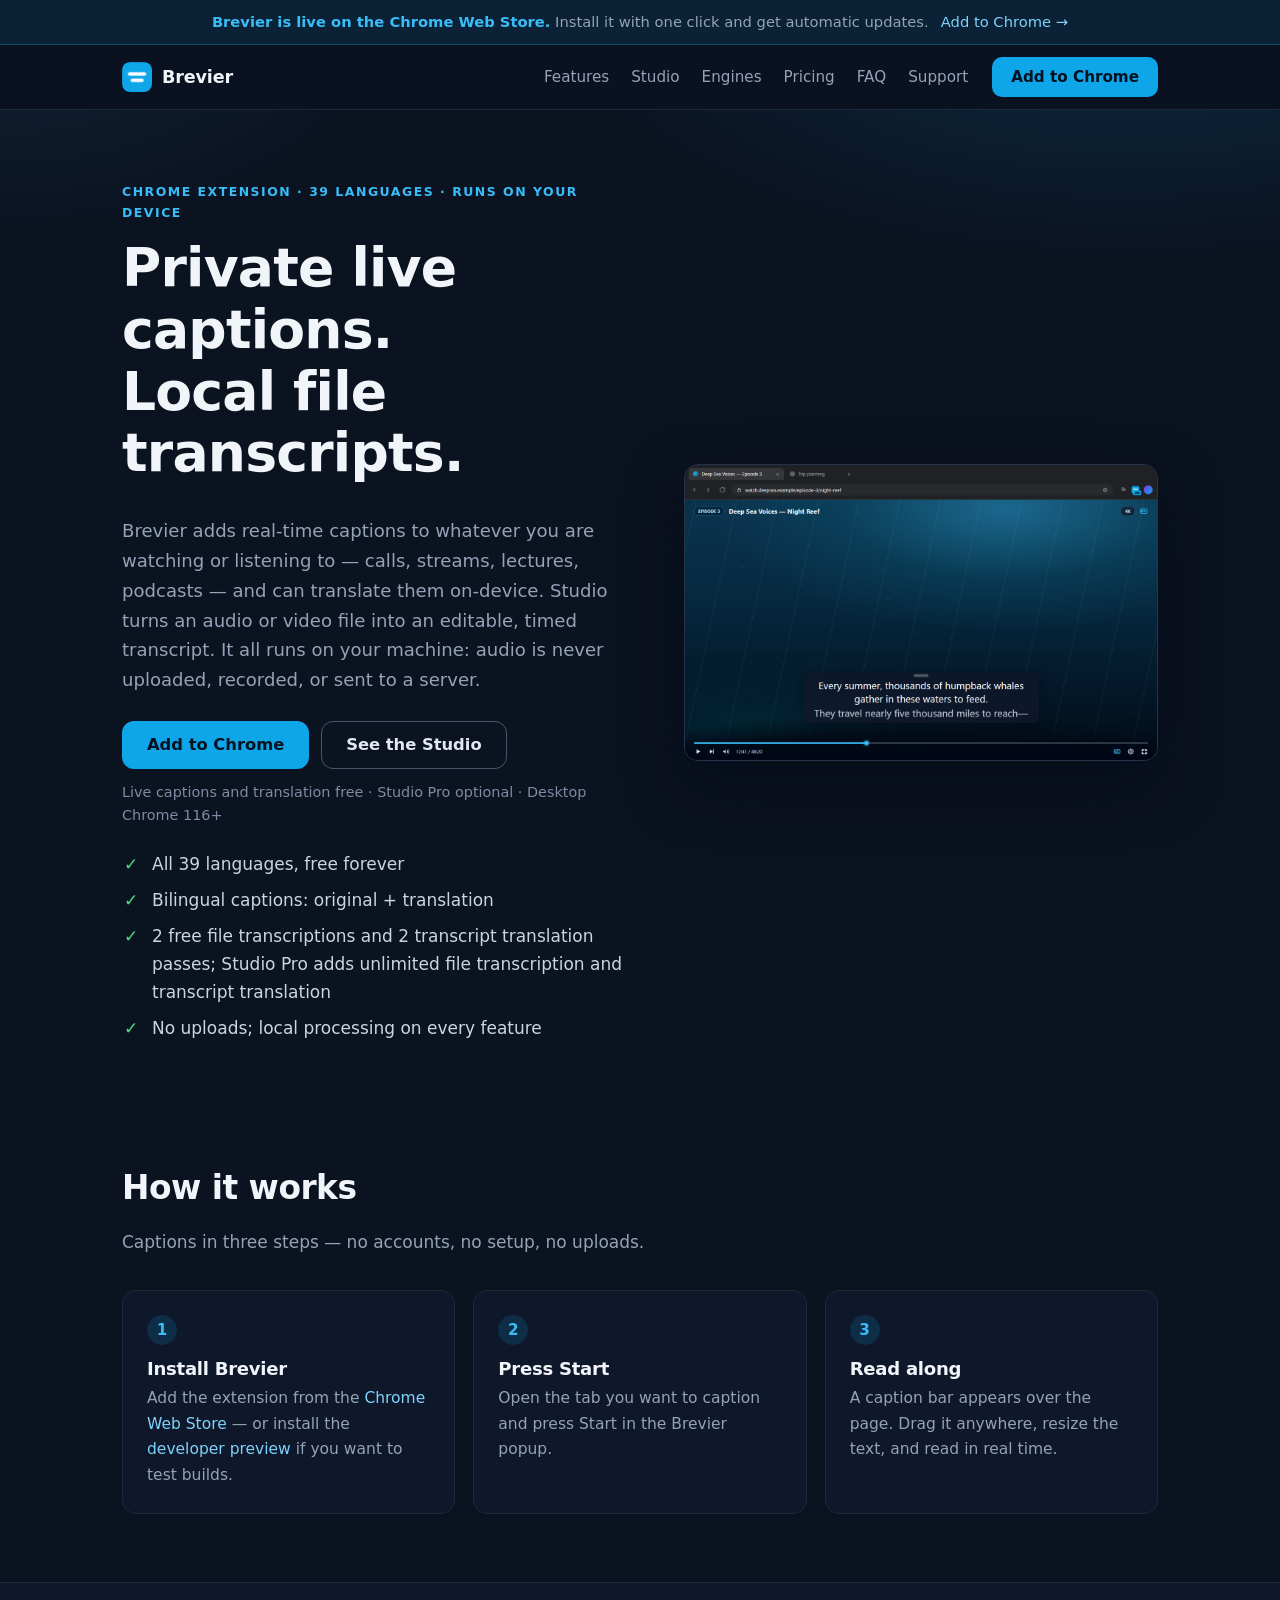
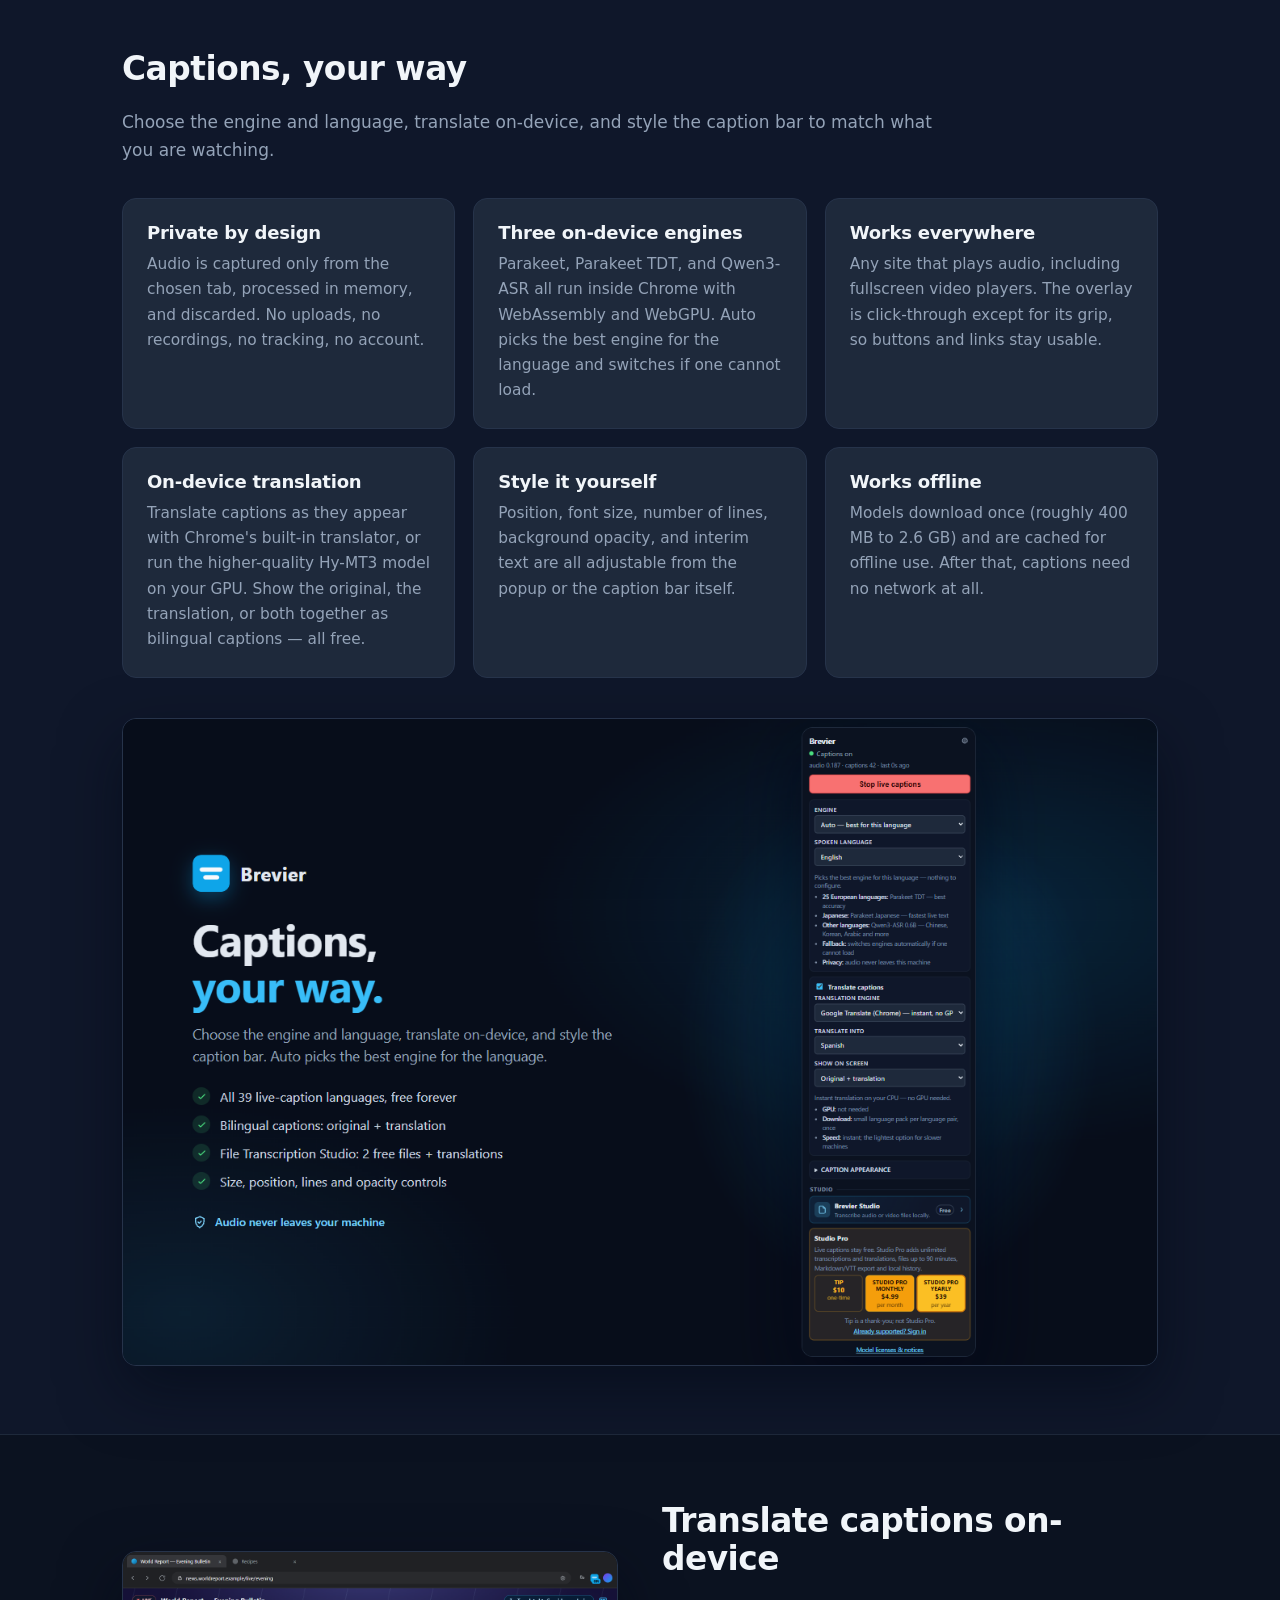
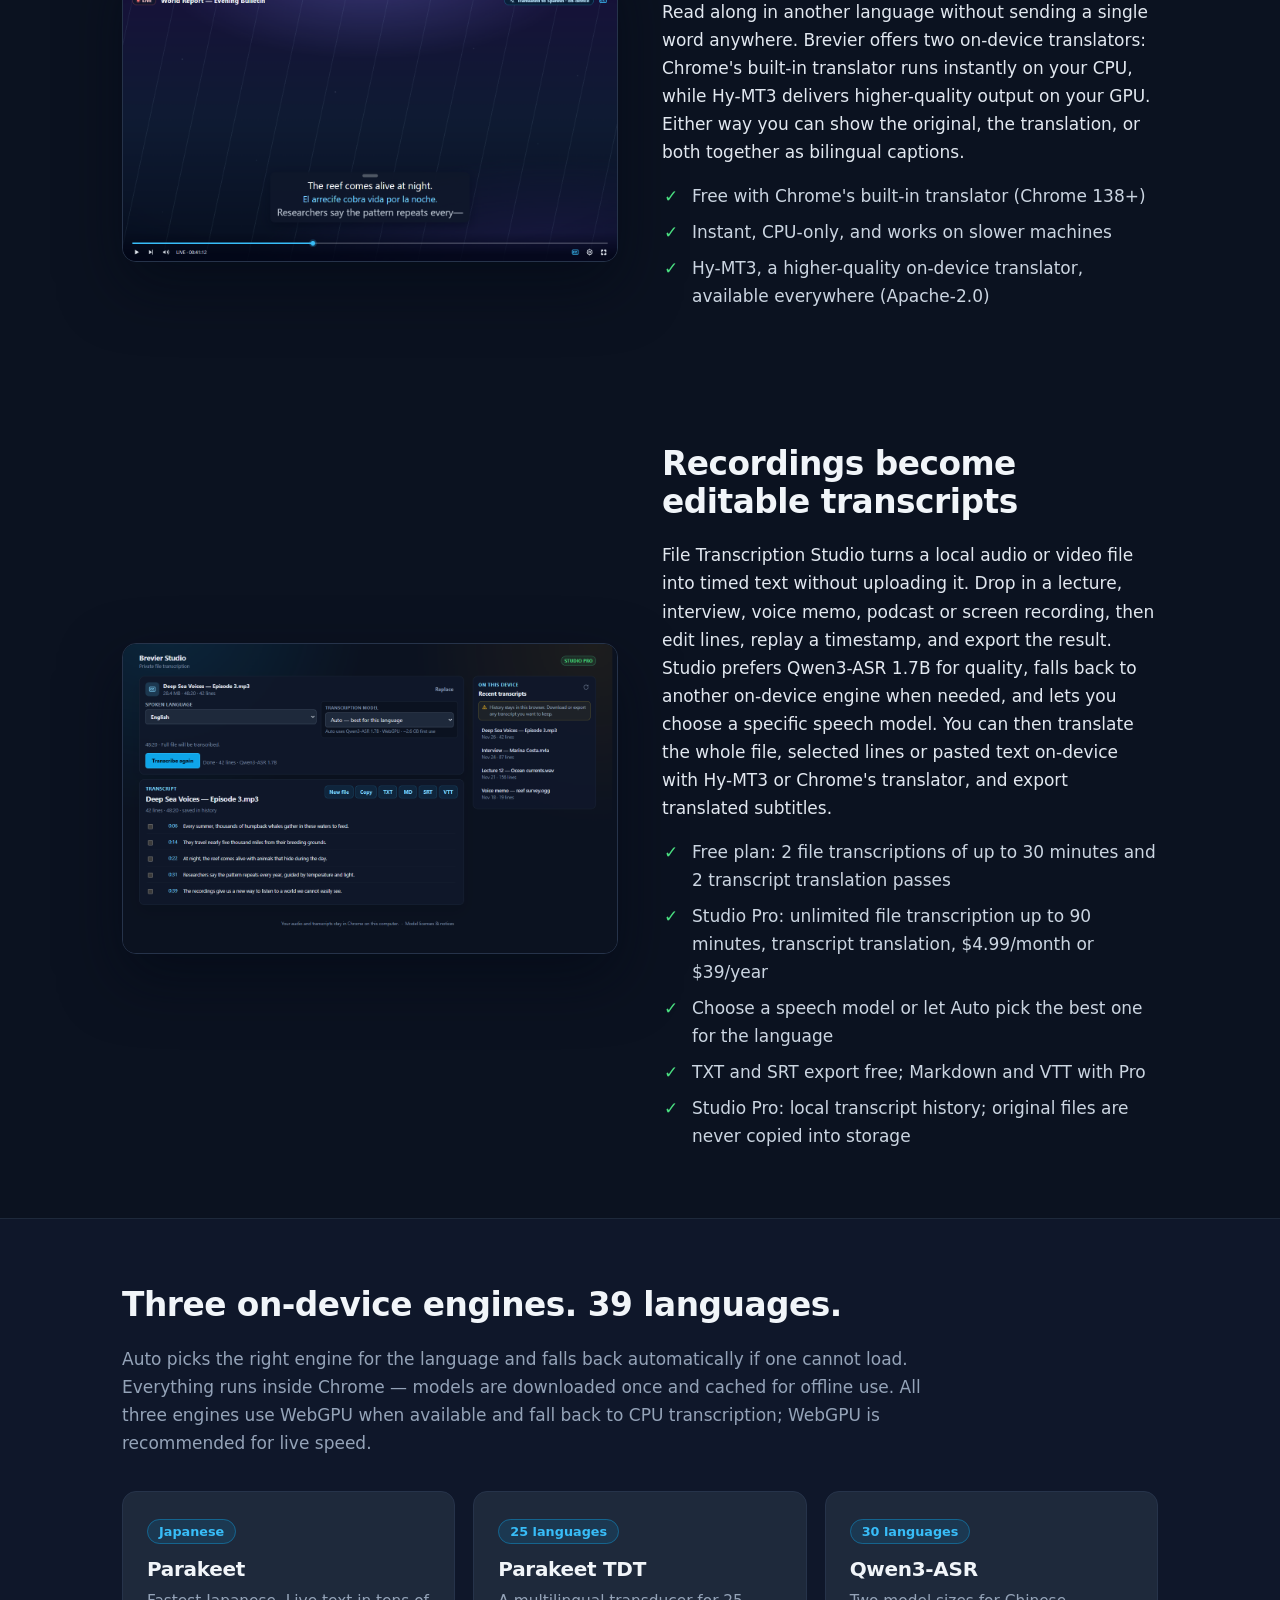
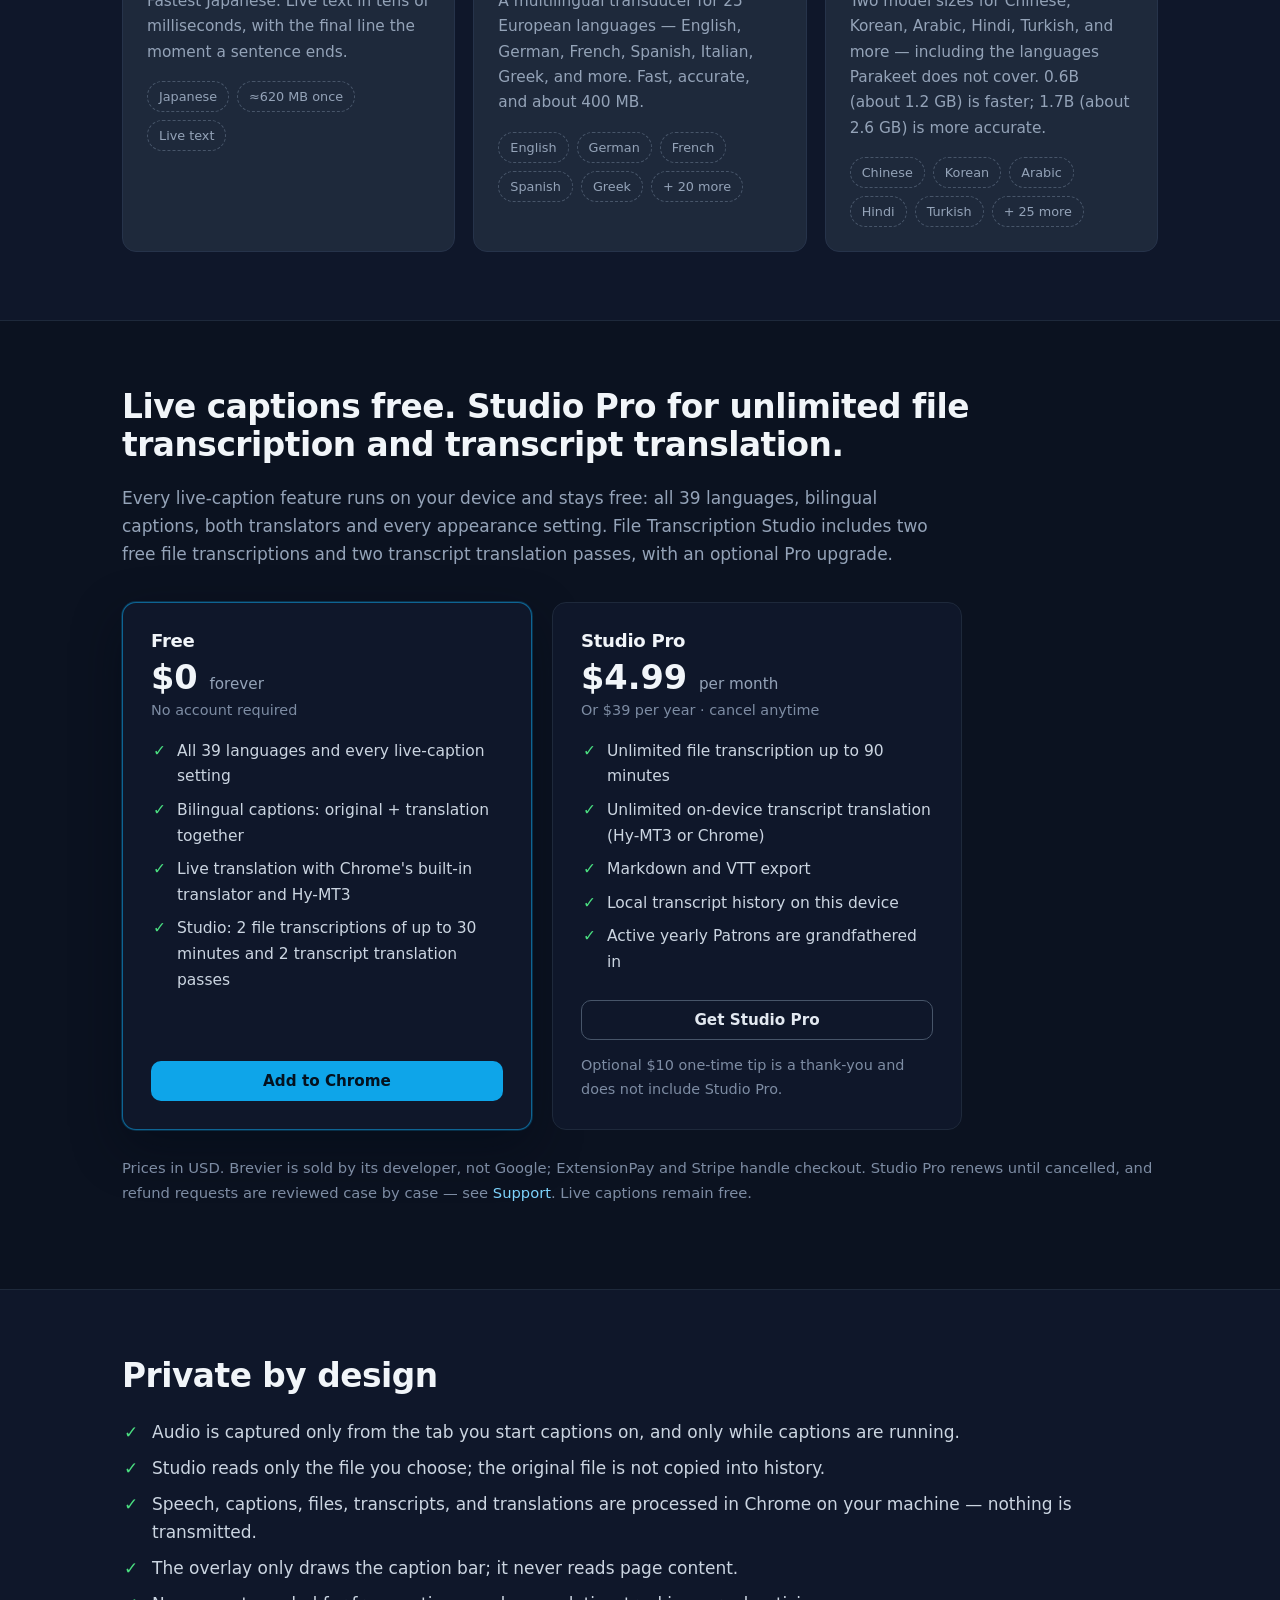
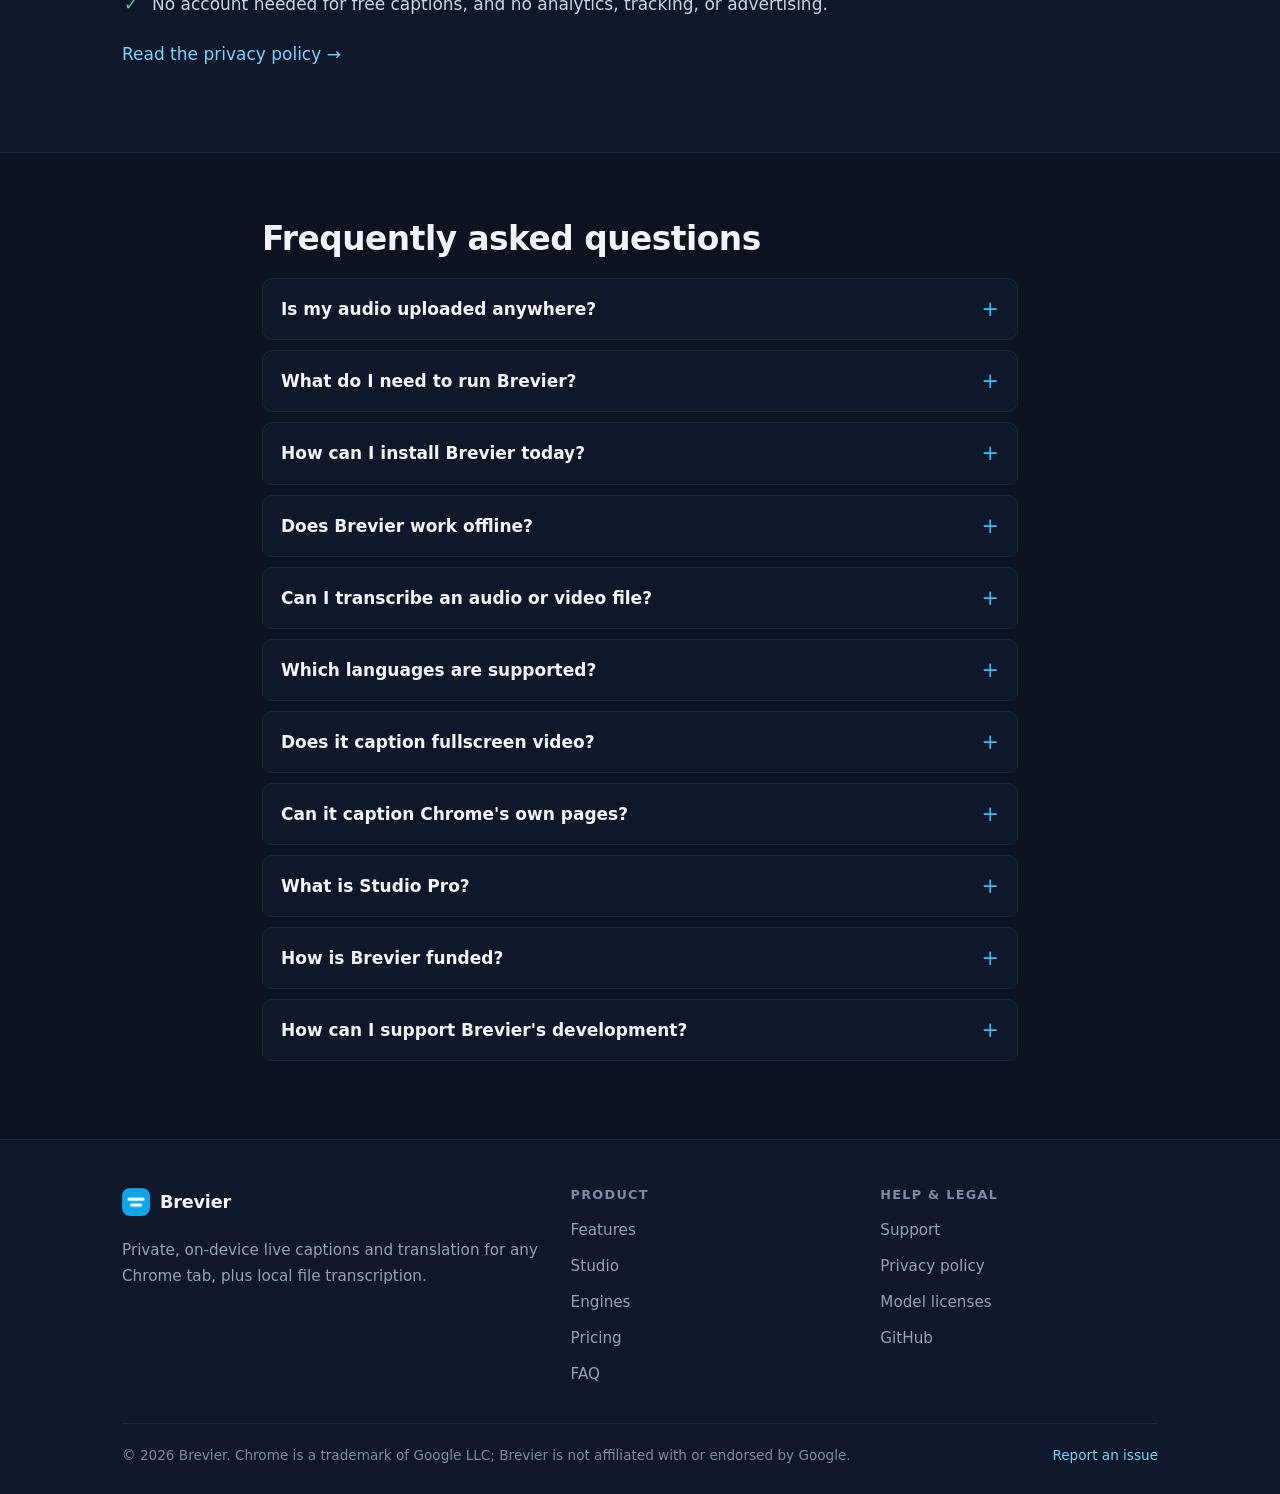
<file: index.html>
<!doctype html>
<html lang="en">
  <head>
    <meta charset="utf-8" />
    <meta name="viewport" content="width=device-width, initial-scale=1" />
    <title>Brevier — Private live captions &amp; file transcription (Chrome extension)</title>
    <meta
      name="description"
      content="Private on-device live captions and translation for any Chrome tab. Studio transcribes files; Studio Pro adds unlimited file transcription, transcript translation and MD/VTT export. Audio never leaves your machine."
    />
    <link rel="canonical" href="https://konstbet.github.io/brevier-site/" />
    <meta name="theme-color" content="#0b1220" />
    <meta name="robots" content="index, follow" />
    <link rel="icon" href="assets/icon48.png" type="image/png" />
    <link rel="apple-touch-icon" href="assets/icon128.png" />
    <link rel="stylesheet" href="styles.css" />
    <meta property="og:type" content="website" />
    <meta property="og:site_name" content="Brevier" />
    <meta property="og:title" content="Brevier — Private live captions &amp; file transcription" />
    <meta
      property="og:description"
      content="On-device live captions and translation for any Chrome tab. Studio transcribes files; Studio Pro adds unlimited file transcription, transcript translation and MD/VTT export. Audio never leaves your machine."
    />
    <meta property="og:url" content="https://konstbet.github.io/brevier-site/" />
    <meta property="og:image" content="https://konstbet.github.io/brevier-site/assets/01-live-captions-any-tab.png" />
    <meta property="og:image:width" content="1280" />
    <meta property="og:image:height" content="800" />
    <meta property="og:image:alt" content="Brevier's caption bar showing live captions over a video stream in Chrome" />
    <meta name="twitter:card" content="summary_large_image" />
    <meta name="twitter:title" content="Brevier — Private live captions &amp; file transcription" />
    <meta
      name="twitter:description"
      content="On-device live captions and translation for any Chrome tab. Studio transcribes files; Studio Pro adds unlimited file transcription, transcript translation and MD/VTT export."
    />
    <meta name="twitter:image" content="https://konstbet.github.io/brevier-site/assets/01-live-captions-any-tab.png" />
    <script type="application/ld+json">
      {
        "@context": "https://schema.org",
        "@type": "SoftwareApplication",
        "name": "Brevier",
        "url": "https://konstbet.github.io/brevier-site/",
        "installUrl": "https://chromewebstore.google.com/detail/brevier-%E2%80%94-private-live-ca/jfljjchlfbijcnbkagkiolngfebljapa",
        "applicationCategory": "BrowserApplication",
        "operatingSystem": "Windows, macOS, Linux, ChromeOS",
        "description": "Private on-device live captions and translation for any Chrome tab, plus 2 free file transcriptions with on-device transcript translation, and optional Studio Pro. Speech recognition runs locally with WebAssembly and WebGPU; audio never leaves the machine.",
        "screenshot": "https://konstbet.github.io/brevier-site/assets/01-live-captions-any-tab.png",
        "softwareVersion": "0.8.0",
        "offers": [
          { "@type": "Offer", "name": "Free live captions", "price": "0", "priceCurrency": "USD" },
          { "@type": "Offer", "name": "Studio Pro monthly", "price": "4.99", "priceCurrency": "USD" },
          { "@type": "Offer", "name": "Studio Pro yearly", "price": "39", "priceCurrency": "USD" },
          { "@type": "Offer", "name": "Tip (one-time thank-you)", "price": "10", "priceCurrency": "USD" }
        ],
        "featureList": [
          "On-device live captions for any Chrome tab",
          "Three on-device engines: Parakeet, Parakeet TDT, and Qwen3-ASR",
          "All 39 languages free, with bilingual original + translation captions",
          "On-device caption translation with Chrome's built-in translator or Hy-MT3",
          "Draggable, click-through caption overlay above fullscreen video",
          "2 free file transcriptions and 2 transcript translation passes; Studio Pro adds unlimited file transcription and transcript translation, plus Markdown/VTT export and history"
        ]
      }
    </script>
    <script type="application/ld+json">
      {
        "@context": "https://schema.org",
        "@type": "FAQPage",
        "mainEntity": [
          {
            "@type": "Question",
            "name": "Is my audio uploaded anywhere?",
            "acceptedAnswer": {
              "@type": "Answer",
              "text": "No. Tab audio is captured only while live captions run, and Studio reads only the file you select. Everything is processed in memory by on-device engines; audio and transcripts are never transmitted."
            }
          },
          {
            "@type": "Question",
            "name": "What do I need to run Brevier?",
            "acceptedAnswer": {
              "@type": "Answer",
              "text": "Desktop Chrome 116 or newer. Chrome's built-in translator needs Chrome 138 or newer. Hy-MT3 translation runs on WebGPU, with Chrome translation as the fallback; speech engines also prefer WebGPU and fall back to CPU. WebGPU is recommended for live speed."
            }
          },
          {
            "@type": "Question",
            "name": "How can I install Brevier today?",
            "acceptedAnswer": {
              "@type": "Answer",
              "text": "Open the Brevier listing on the Chrome Web Store and click Add to Chrome — the store build updates automatically. If you prefer testing builds, the developer preview is still available: download the zip, extract it, and load it from chrome://extensions in Developer mode. Preview builds do not update automatically and cannot complete paid purchases."
            }
          },
          {
            "@type": "Question",
            "name": "Does Brevier work offline?",
            "acceptedAnswer": {
              "@type": "Answer",
              "text": "After the first model download, yes. Models are cached locally and reused — roughly 400 MB to 2.6 GB depending on the engine and model."
            }
          },
          {
            "@type": "Question",
            "name": "Can I transcribe an audio or video file?",
            "acceptedAnswer": {
              "@type": "Answer",
              "text": "Yes. File Transcription Studio accepts MP3, M4A, AAC, WAV, OGG, Opus and FLAC audio, plus MP4, M4V, MOV and WebM video (only the audio track is transcribed). The free plan includes two file transcriptions of up to 30 minutes each and two on-device translation passes. Studio Pro adds unlimited file transcription and transcript translation, files up to 90 minutes, Markdown and VTT export, and local transcript history. Files are processed on-device and are never uploaded."
            }
          },
          {
            "@type": "Question",
            "name": "Which languages are supported?",
            "acceptedAnswer": {
              "@type": "Answer",
              "text": "All 39 languages are free — Auto picks an engine that supports the selected language — with no account and no daily limits. Bilingual captions (original + translation together) are free too."
            }
          },
          {
            "@type": "Question",
            "name": "Does it caption fullscreen video?",
            "acceptedAnswer": {
              "@type": "Answer",
              "text": "Yes. The caption bar stays above fullscreen players, and it is click-through except for its drag handle, so it never blocks buttons or links."
            }
          },
          {
            "@type": "Question",
            "name": "Can it caption Chrome's own pages?",
            "acceptedAnswer": {
              "@type": "Answer",
              "text": "No. Chrome does not allow extensions to capture chrome:// pages, the Chrome Web Store, or other extension pages. Any normal website that plays audio works."
            }
          },
          {
            "@type": "Question",
            "name": "What is Studio Pro?",
            "acceptedAnswer": {
              "@type": "Answer",
              "text": "Studio Pro is the optional paid upgrade for file transcription: $4.99 per month or $39 per year. The free plan includes two free file transcriptions of up to 30 minutes each and two free on-device translation passes; Pro adds unlimited file transcription and transcript translation, files up to 90 minutes, Markdown and VTT export, and local transcript history. Live captions, all 39 languages, bilingual captions and live on-device translation remain free."
            }
          },
          {
            "@type": "Question",
            "name": "How is Brevier funded?",
            "acceptedAnswer": {
              "@type": "Answer",
              "text": "Live captions are free. Studio Pro subscriptions and optional one-off tips fund development of the on-device engines. Active yearly Patrons are grandfathered into Studio Pro; one-off tips and legacy Supporter passes remain thank-you badges."
            }
          },
          {
            "@type": "Question",
            "name": "How can I support Brevier's development?",
            "acceptedAnswer": {
              "@type": "Answer",
              "text": "Studio Pro is the main way to fund ongoing work, alongside optional one-off tips. Reporting bugs, leaving a review, and sharing Brevier with someone who needs captions helps just as much."
            }
          }
        ]
      }
    </script>
    <script src="site.js" defer></script>
  </head>
  <body>
    <a class="skip-link" href="#main">Skip to content</a>

    <div class="banner" data-store-only hidden>
      <div class="container banner-inner">
        <span>
          <strong>Brevier is live on the Chrome Web Store.</strong> Install it with one click and get
          automatic updates.
        </span>
        <a href="install-dev.html" data-store-link>Add to Chrome →</a>
      </div>
    </div>

    <header class="site-header">
      <div class="container header-inner">
        <a class="brand" href="index.html">
          <img src="assets/icon128.png" alt="" width="30" height="30" />
          Brevier
        </a>
        <nav class="site-nav" aria-label="Main navigation">
          <a href="#features">Features</a>
          <a href="#studio">Studio</a>
          <a href="#engines">Engines</a>
          <a href="#pricing">Pricing</a>
          <a href="#faq">FAQ</a>
          <a href="support.html">Support</a>
        </nav>
        <a class="btn btn-primary header-cta" href="install-dev.html" data-store-link>Add to Chrome</a>
      </div>
    </header>

    <main id="main">
      <section class="hero">
        <div class="container hero-grid">
          <div>
            <p class="eyebrow">Chrome extension · 39 languages · Runs on your device</p>
            <h1>Private live captions.<br />Local file transcripts.</h1>
            <p class="lead">
              Brevier adds real-time captions to whatever you are watching or listening to — calls, streams,
              lectures, podcasts — and can translate them on-device. Studio turns an audio or video file into an
              editable, timed transcript. It all runs on your machine: audio is never uploaded, recorded, or sent to
              a server.
            </p>
            <div class="cta-row">
              <a class="btn btn-primary btn-lg" href="install-dev.html" data-store-link>Add to Chrome</a>
              <a class="btn btn-secondary btn-lg" href="#studio">See the Studio</a>
            </div>
            <p class="cta-note">Live captions and translation free · Studio Pro optional · Desktop Chrome 116+</p>
            <ul class="check-list">
              <li>All 39 languages, free forever</li>
              <li>Bilingual captions: original + translation</li>
              <li>2 free file transcriptions and 2 transcript translation passes; Studio Pro adds unlimited file transcription and transcript translation</li>
              <li>No uploads; local processing on every feature</li>
            </ul>
          </div>
          <figure class="hero-shot">
            <img
              src="assets/01-live-captions-any-tab.png"
              alt="Brevier's caption bar showing live captions over a video stream in Chrome"
              width="1280"
              height="800"
              fetchpriority="high"
            />
          </figure>
        </div>
      </section>

      <section class="section" id="how-it-works">
        <div class="container">
          <h2>How it works</h2>
          <p class="section-lead">Captions in three steps — no accounts, no setup, no uploads.</p>
          <ol class="steps">
            <li>
              <h3>Install Brevier</h3>
              <p>
                Add the extension from the <a href="install-dev.html" data-store-link>Chrome Web Store</a> — or
                install the <a href="install-dev.html">developer preview</a> if you want to test builds.
              </p>
            </li>
            <li>
              <h3>Press Start</h3>
              <p>Open the tab you want to caption and press Start in the Brevier popup.</p>
            </li>
            <li>
              <h3>Read along</h3>
              <p>A caption bar appears over the page. Drag it anywhere, resize the text, and read in real time.</p>
            </li>
          </ol>
        </div>
      </section>

      <section class="section alt" id="features">
        <div class="container">
          <h2>Captions, your way</h2>
          <p class="section-lead">
            Choose the engine and language, translate on-device, and style the caption bar to match what you are
            watching.
          </p>
          <div class="feature-grid">
            <article class="card">
              <h3>Private by design</h3>
              <p>
                Audio is captured only from the chosen tab, processed in memory, and discarded. No uploads, no
                recordings, no tracking, no account.
              </p>
            </article>
            <article class="card">
              <h3>Three on-device engines</h3>
              <p>
                Parakeet, Parakeet TDT, and Qwen3-ASR all run inside Chrome with WebAssembly and WebGPU. Auto
                picks the best engine for the language and switches if one cannot load.
              </p>
            </article>
            <article class="card">
              <h3>Works everywhere</h3>
              <p>
                Any site that plays audio, including fullscreen video players. The overlay is click-through except
                for its grip, so buttons and links stay usable.
              </p>
            </article>
            <article class="card">
              <h3>On-device translation</h3>
              <p>
                Translate captions as they appear with Chrome's built-in translator, or run the higher-quality
                Hy-MT3 model on your GPU. Show the original, the translation, or both together as bilingual
                captions — all free.
              </p>
            </article>
            <article class="card">
              <h3>Style it yourself</h3>
              <p>
                Position, font size, number of lines, background opacity, and interim text are all adjustable from
                the popup or the caption bar itself.
              </p>
            </article>
            <article class="card">
              <h3>Works offline</h3>
              <p>
                Models download once (roughly 400 MB to 2.6 GB) and are cached for offline use. After that,
                captions need no network at all.
              </p>
            </article>
          </div>
          <figure class="wide-shot">
            <img
              src="assets/02-popup-controls.png"
              alt="The Brevier popup with controls for engine, spoken language, translation, and caption appearance"
              width="1280"
              height="800"
              loading="lazy"
            />
          </figure>
        </div>
      </section>

      <section class="section" id="translation">
        <div class="container split">
          <figure>
            <img
              src="assets/03-on-device-translation.png"
              alt="Brevier showing original captions and their on-device translation at the same time"
              width="1280"
              height="800"
              loading="lazy"
            />
          </figure>
          <div>
            <h2>Translate captions on-device</h2>
            <p>
              Read along in another language without sending a single word anywhere. Brevier offers two on-device
              translators: Chrome's built-in translator runs instantly on your CPU, while Hy-MT3 delivers
              higher-quality output on your GPU. Either way you can show the original, the translation, or both
              together as bilingual captions.
            </p>
            <ul class="check-list">
              <li>Free with Chrome's built-in translator (Chrome 138+)</li>
              <li>Instant, CPU-only, and works on slower machines</li>
              <li>Hy-MT3, a higher-quality on-device translator, available everywhere (Apache-2.0)</li>
            </ul>
          </div>
        </div>
      </section>

      <section class="section" id="studio">
        <div class="container split">
          <figure>
            <img
              src="assets/06-studio-file-transcription.png"
              alt="Brevier Studio showing a timed transcript next to local transcript history"
              width="1280"
              height="800"
              loading="lazy"
            />
          </figure>
          <div>
            <h2>Recordings become editable transcripts</h2>
            <p>
              File Transcription Studio turns a local audio or video file into timed text without uploading it.
              Drop in a lecture, interview, voice memo, podcast or screen recording, then edit lines, replay a
              timestamp, and export the result. Studio prefers Qwen3-ASR 1.7B for quality, falls back to another
              on-device engine when needed, and lets you choose a specific speech model. You can then translate the
              whole file, selected lines or pasted text on-device with Hy-MT3 or Chrome's translator, and export
              translated subtitles.
            </p>
            <ul class="check-list">
              <li>Free plan: 2 file transcriptions of up to 30 minutes and 2 transcript translation passes</li>
              <li>Studio Pro: unlimited file transcription up to 90 minutes, transcript translation, $4.99/month or $39/year</li>
              <li>Choose a speech model or let Auto pick the best one for the language</li>
              <li>TXT and SRT export free; Markdown and VTT with Pro</li>
              <li>Studio Pro: local transcript history; original files are never copied into storage</li>
            </ul>
          </div>
        </div>
      </section>

      <section class="section alt" id="engines">
        <div class="container">
          <h2>Three on-device engines. 39 languages.</h2>
          <p class="section-lead">
            Auto picks the right engine for the language and falls back automatically if one cannot load.
            Everything runs inside Chrome — models are downloaded once and cached for offline use. All three
            engines use WebGPU when available and fall back to CPU transcription; WebGPU is recommended for live
            speed.
          </p>
          <div class="engine-grid">
            <article class="card engine">
              <span class="chip solid">Japanese</span>
              <h3>Parakeet</h3>
              <p>
                Fastest Japanese. Live text in tens of milliseconds, with the final line the moment a sentence
                ends.
              </p>
              <div class="chip-row">
                <span class="chip">Japanese</span>
                <span class="chip">≈620 MB once</span>
                <span class="chip">Live text</span>
              </div>
            </article>
            <article class="card engine">
              <span class="chip solid">25 languages</span>
              <h3>Parakeet TDT</h3>
              <p>
                A multilingual transducer for 25 European languages — English, German, French, Spanish, Italian,
                Greek, and more. Fast, accurate, and about 400 MB.
              </p>
              <div class="chip-row">
                <span class="chip">English</span>
                <span class="chip">German</span>
                <span class="chip">French</span>
                <span class="chip">Spanish</span>
                <span class="chip">Greek</span>
                <span class="chip">+ 20 more</span>
              </div>
            </article>
            <article class="card engine">
              <span class="chip solid">30 languages</span>
              <h3>Qwen3-ASR</h3>
              <p>
                Two model sizes for Chinese, Korean, Arabic, Hindi, Turkish, and more — including the languages
                Parakeet does not cover. 0.6B (about 1.2 GB) is faster; 1.7B (about 2.6 GB) is more accurate.
              </p>
              <div class="chip-row">
                <span class="chip">Chinese</span>
                <span class="chip">Korean</span>
                <span class="chip">Arabic</span>
                <span class="chip">Hindi</span>
                <span class="chip">Turkish</span>
                <span class="chip">+ 25 more</span>
              </div>
            </article>
          </div>
        </div>
      </section>

      <section class="section" id="pricing">
        <div class="container">
          <h2>Live captions free. Studio Pro for unlimited file transcription and transcript translation.</h2>
          <p class="section-lead">
            Every live-caption feature runs on your device and stays free: all 39 languages, bilingual captions,
            both translators and every appearance setting. File Transcription Studio includes two free file
            transcriptions and two transcript translation passes, with an optional Pro upgrade.
          </p>
          <div class="pricing">
            <article class="price-card featured">
              <h3>Free</h3>
              <p class="price">$0 <span>forever</span></p>
              <p class="price-note">No account required</p>
              <ul>
                <li>All 39 languages and every live-caption setting</li>
                <li>Bilingual captions: original + translation together</li>
                <li>Live translation with Chrome's built-in translator and Hy-MT3</li>
                <li>Studio: 2 file transcriptions of up to 30 minutes and 2 transcript translation passes</li>
              </ul>
              <a class="btn btn-primary" href="install-dev.html" data-store-link>Add to Chrome</a>
            </article>
            <article class="price-card">
              <h3>Studio Pro</h3>
              <p class="price">$4.99 <span>per month</span></p>
              <p class="price-note">Or $39 per year · cancel anytime</p>
              <ul>
                <li>Unlimited file transcription up to 90 minutes</li>
                <li>Unlimited on-device transcript translation (Hy-MT3 or Chrome)</li>
                <li>Markdown and VTT export</li>
                <li>Local transcript history on this device</li>
                <li>Active yearly Patrons are grandfathered in</li>
              </ul>
              <a class="btn btn-secondary" href="install-dev.html#pro" data-store-pro>Get Studio Pro</a>
              <p class="price-note price-support">
                Optional $10 one-time tip is a thank-you and does not include Studio Pro.
              </p>
            </article>
          </div>
          <p class="section-footnote">Prices in USD. Brevier is sold by its developer, not Google; ExtensionPay and Stripe handle checkout. Studio Pro renews until cancelled, and refund requests are reviewed case by case — see <a href="support.html">Support</a>. Live captions remain free.</p>
        </div>
      </section>

      <section class="section alt" id="privacy">
        <div class="container">
          <h2>Private by design</h2>
          <ul class="check-list">
            <li>Audio is captured only from the tab you start captions on, and only while captions are running.</li>
            <li>Studio reads only the file you choose; the original file is not copied into history.</li>
            <li>Speech, captions, files, transcripts, and translations are processed in Chrome on your machine — nothing is transmitted.</li>
            <li>The overlay only draws the caption bar; it never reads page content.</li>
            <li>No account needed for free captions, and no analytics, tracking, or advertising.</li>
          </ul>
          <p class="section-more"><a href="privacy.html">Read the privacy policy →</a></p>
        </div>
      </section>

      <section class="section" id="faq">
        <div class="container faq">
          <h2>Frequently asked questions</h2>

          <details>
            <summary>Is my audio uploaded anywhere?</summary>
            <p>
              No. Tab audio is captured only while live captions run, and Studio reads only the file you select.
              Everything is processed in memory by on-device engines. Audio and transcripts are never transmitted.
            </p>
          </details>

          <details>
            <summary>What do I need to run Brevier?</summary>
            <p>
              Desktop Chrome 116 or newer. Chrome's built-in translator needs Chrome 138 or newer. Hy-MT3
              translation runs on WebGPU, with Chrome translation as the fallback; speech engines also prefer
              WebGPU and fall back to CPU. WebGPU is recommended for live speed.
            </p>
          </details>

          <details>
            <summary>How can I install Brevier today?</summary>
            <p>
              Open the Brevier listing on the <a href="install-dev.html" data-store-link>Chrome Web Store</a> and
              click Add to Chrome — the store build updates automatically. If you prefer testing builds, the
              <a href="install-dev.html">developer preview</a> is still available: download the zip, extract it,
              and load it from chrome://extensions in Developer mode. Preview builds do not update automatically
              and cannot complete paid purchases.
            </p>
          </details>

          <details>
            <summary>Does Brevier work offline?</summary>
            <p>
              After the first model download, yes. Models are cached locally and reused — roughly 400 MB to 2.6 GB
              depending on the engine and model.
            </p>
          </details>

          <details>
            <summary>Can I transcribe an audio or video file?</summary>
            <p>
              Yes. File Transcription Studio accepts MP3, M4A, AAC, WAV, OGG, Opus and FLAC audio, plus MP4, M4V,
              MOV and WebM video (only the audio track is transcribed). The free plan includes two file
              transcriptions of up to 30 minutes each and two on-device translation passes. Studio Pro adds
              unlimited file transcription and transcript translation, files up to 90 minutes, Markdown and VTT
              export, and local transcript history. Files are processed on-device and are never uploaded.
            </p>
          </details>

          <details>
            <summary>Which languages are supported?</summary>
            <p>
              All 39 languages are free — Auto picks an engine that supports the selected language — with no
              account and no daily limits. Bilingual captions (original + translation together) are free too.
            </p>
          </details>

          <details>
            <summary>Does it caption fullscreen video?</summary>
            <p>
              Yes. The caption bar stays above fullscreen players, and it is click-through except for its drag
              handle, so it never blocks buttons or links.
            </p>
          </details>

          <details>
            <summary>Can it caption Chrome's own pages?</summary>
            <p>
              No. Chrome does not allow extensions to capture chrome:// pages, the Chrome Web Store, or other
              extension pages. Any normal website that plays audio works.
            </p>
          </details>

          <details>
            <summary>What is Studio Pro?</summary>
            <p>
              Studio Pro is the optional paid upgrade for file transcription: $4.99 per month or $39 per year.
              The free plan includes two free file transcriptions of up to 30 minutes each and two free on-device
              translation passes; Pro adds unlimited file transcription and transcript translation, files up to
              90 minutes, Markdown and VTT export, and local transcript history. Live captions, all 39 languages,
              bilingual captions and live on-device translation remain free.
            </p>
          </details>

          <details>
            <summary>How is Brevier funded?</summary>
            <p>
              Live captions are free. Studio Pro subscriptions and optional one-off tips fund
              development of the on-device engines. Active yearly Patrons are grandfathered into Studio Pro;
              one-off tips and legacy Supporter passes remain thank-you badges. Checkout is handled by ExtensionPay.
            </p>
          </details>

          <details>
            <summary>How can I support Brevier's development?</summary>
            <p>
              Studio Pro is the main way to fund ongoing work, alongside optional one-off tips. Reporting bugs,
              leaving a review, and sharing Brevier with someone who needs captions helps just as much.
            </p>
          </details>
        </div>
      </section>
    </main>

    <footer class="site-footer">
      <div class="container">
        <div class="footer-grid">
          <div class="footer-brand">
            <a class="brand" href="index.html">
              <img src="assets/icon128.png" alt="" width="28" height="28" />
              Brevier
            </a>
            <p>Private, on-device live captions and translation for any Chrome tab, plus local file transcription.</p>
          </div>
          <nav aria-label="Product links">
            <h2 class="footer-heading">Product</h2>
            <ul>
              <li><a href="index.html#features">Features</a></li>
              <li><a href="index.html#studio">Studio</a></li>
              <li><a href="index.html#engines">Engines</a></li>
              <li><a href="index.html#pricing">Pricing</a></li>
              <li><a href="index.html#faq">FAQ</a></li>
            </ul>
          </nav>
          <nav aria-label="Help and legal links">
            <h2 class="footer-heading">Help &amp; legal</h2>
            <ul>
              <li><a href="support.html">Support</a></li>
              <li><a href="privacy.html">Privacy policy</a></li>
              <li><a href="licenses.html">Model licenses</a></li>
              <li>
                <a href="https://github.com/KonstBet/brevier-site" target="_blank" rel="noopener">GitHub</a>
              </li>
            </ul>
          </nav>
        </div>
        <div class="footer-legal">
          <p>
            © 2026 Brevier. Chrome is a trademark of Google LLC; Brevier is not affiliated with or endorsed by
            Google.
          </p>
          <p>
            <a href="https://github.com/KonstBet/brevier-site/issues" target="_blank" rel="noopener">Report an issue</a>
          </p>
        </div>
      </div>
    </footer>
  </body>
</html>
</file>
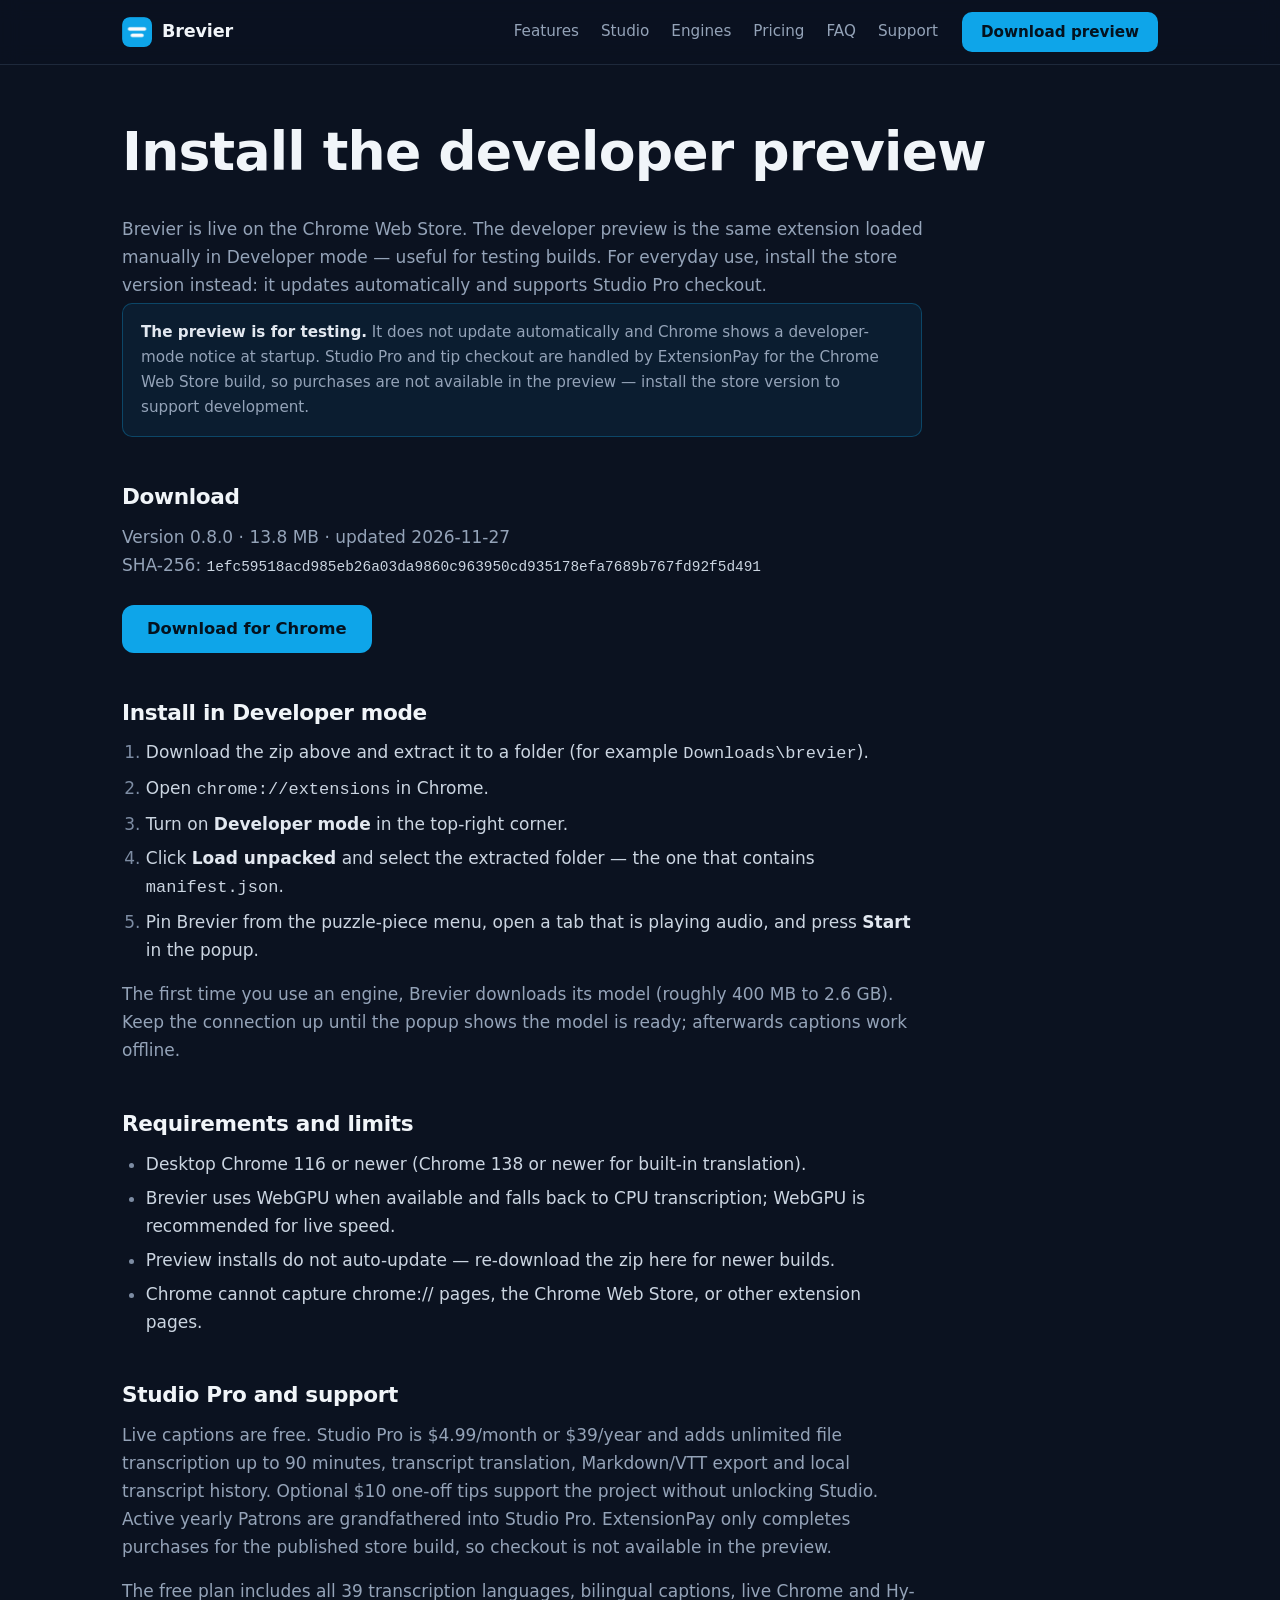
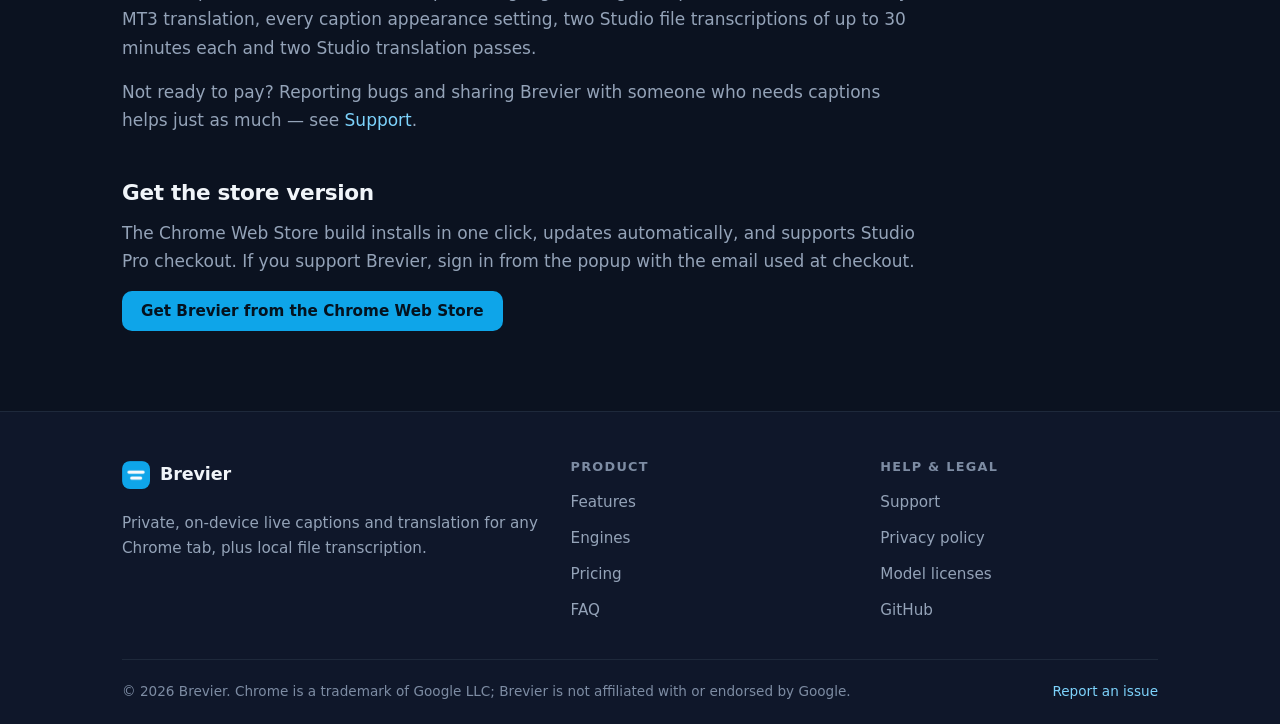
<file: install-dev.html>
<!doctype html>
<html lang="en">
  <head>
    <meta charset="utf-8" />
    <meta name="viewport" content="width=device-width, initial-scale=1" />
    <title>Install the developer preview — Brevier</title>
    <meta
      name="description"
      content="Install the Brevier developer preview for testing. For everyday use, install the Chrome Web Store build: it updates automatically and supports Studio Pro checkout."
    />
    <meta name="theme-color" content="#0b1220" />
    <meta name="robots" content="noindex, follow" />
    <link rel="icon" href="assets/icon48.png" type="image/png" />
    <link rel="apple-touch-icon" href="assets/icon128.png" />
    <link rel="stylesheet" href="styles.css" />
    <script src="site.js" defer></script>
  </head>
  <body>
    <a class="skip-link" href="#main">Skip to content</a>

    <header class="site-header">
      <div class="container header-inner">
        <a class="brand" href="index.html">
          <img src="assets/icon128.png" alt="" width="30" height="30" />
          Brevier
        </a>
        <nav class="site-nav" aria-label="Main navigation">
          <a href="index.html#features">Features</a>
          <a href="index.html#studio">Studio</a>
          <a href="index.html#engines">Engines</a>
          <a href="index.html#pricing">Pricing</a>
          <a href="index.html#faq">FAQ</a>
          <a href="support.html">Support</a>
        </nav>
        <a class="btn btn-primary header-cta" href="downloads/brevier-preview.zip?v=0.8.0" download>Download preview</a>
      </div>
    </header>

    <main id="main">
      <div class="container">
        <div class="page-header">
          <h1>Install the developer preview</h1>
          <p class="section-lead">
            Brevier is live on the Chrome Web Store. The developer preview is the same extension loaded manually
            in Developer mode — useful for testing builds. For everyday use, install the store version instead:
            it updates automatically and supports Studio Pro checkout.
          </p>
        </div>

        <div class="prose">
          <div class="notice">
            <p>
              <strong>The preview is for testing.</strong> It does not update automatically and Chrome shows a
              developer-mode notice at startup. Studio Pro and tip checkout are handled by ExtensionPay for the
              Chrome Web Store build, so purchases are not available in the preview — install the store version to
              support development.
            </p>
          </div>

          <h2>Download</h2>
          <p class="download-meta">
            Version <span data-preview="version">0.8.0</span> · <span data-preview="size">13.8 MB</span> · updated
            <span data-preview="date">2026-11-27</span><br />
            SHA-256: <code data-preview="sha">1efc59518acd985eb26a03da9860c963950cd935178efa7689b767fd92f5d491</code>
          </p>
          <div class="cta-row">
            <a class="btn btn-primary btn-lg" href="downloads/brevier-preview.zip?v=0.8.0" download>Download for Chrome</a>
          </div>

          <h2>Install in Developer mode</h2>
          <ol>
            <li>Download the zip above and extract it to a folder (for example <code>Downloads\brevier</code>).</li>
            <li>Open <code>chrome://extensions</code> in Chrome.</li>
            <li>Turn on <strong>Developer mode</strong> in the top-right corner.</li>
            <li>
              Click <strong>Load unpacked</strong> and select the extracted folder — the one that contains
              <code>manifest.json</code>.
            </li>
            <li>
              Pin Brevier from the puzzle-piece menu, open a tab that is playing audio, and press
              <strong>Start</strong> in the popup.
            </li>
          </ol>
          <p>
            The first time you use an engine, Brevier downloads its model (roughly 400 MB to 2.6 GB). Keep the
            connection up until the popup shows the model is ready; afterwards captions work offline.
          </p>

          <h2>Requirements and limits</h2>
          <ul>
            <li>Desktop Chrome 116 or newer (Chrome 138 or newer for built-in translation).</li>
            <li>Brevier uses WebGPU when available and falls back to CPU transcription; WebGPU is recommended for live speed.</li>
            <li>Preview installs do not auto-update — re-download the zip here for newer builds.</li>
            <li>Chrome cannot capture chrome:// pages, the Chrome Web Store, or other extension pages.</li>
          </ul>

          <h2 id="pro">Studio Pro and support</h2>
          <p>
            Live captions are free. Studio Pro is $4.99/month or $39/year and adds unlimited file transcription up to
            90 minutes, transcript translation, Markdown/VTT export and local transcript history. Optional
            $10 one-off tips support the project without unlocking Studio. Active yearly Patrons are grandfathered
            into Studio Pro.
            ExtensionPay only completes purchases for the published store build, so checkout is not available in
            the preview.
          </p>
          <p>
            The free plan includes all 39 transcription languages, bilingual captions, live Chrome and Hy-MT3
            translation, every caption appearance setting, two Studio file transcriptions of up to 30
            minutes each and two Studio translation passes.
          </p>
          <p>
            Not ready to pay? Reporting bugs and sharing Brevier with someone who needs captions helps just as
            much — see <a href="support.html">Support</a>.
          </p>

          <h2>Get the store version</h2>
          <p>
            The Chrome Web Store build installs in one click, updates automatically, and supports Studio Pro
            checkout. If you support Brevier, sign in from the popup with the email used at checkout.
          </p>
          <p data-store-only hidden>
            <a class="btn btn-primary" href="https://github.com/KonstBet/brevier-site" data-store-link
              >Get Brevier from the Chrome Web Store</a
            >
          </p>
        </div>
      </div>
    </main>

    <footer class="site-footer">
      <div class="container">
        <div class="footer-grid">
          <div class="footer-brand">
            <a class="brand" href="index.html">
              <img src="assets/icon128.png" alt="" width="28" height="28" />
              Brevier
            </a>
            <p>Private, on-device live captions and translation for any Chrome tab, plus local file transcription.</p>
          </div>
          <nav aria-label="Product links">
            <h2 class="footer-heading">Product</h2>
            <ul>
              <li><a href="index.html#features">Features</a></li>
              <li><a href="index.html#engines">Engines</a></li>
              <li><a href="index.html#pricing">Pricing</a></li>
              <li><a href="index.html#faq">FAQ</a></li>
            </ul>
          </nav>
          <nav aria-label="Help and legal links">
            <h2 class="footer-heading">Help &amp; legal</h2>
            <ul>
              <li><a href="support.html">Support</a></li>
              <li><a href="privacy.html">Privacy policy</a></li>
              <li><a href="licenses.html">Model licenses</a></li>
              <li>
                <a href="https://github.com/KonstBet/brevier-site" target="_blank" rel="noopener">GitHub</a>
              </li>
            </ul>
          </nav>
        </div>
        <div class="footer-legal">
          <p>
            © 2026 Brevier. Chrome is a trademark of Google LLC; Brevier is not affiliated with or endorsed by
            Google.
          </p>
          <p>
            <a href="https://github.com/KonstBet/brevier-site/issues" target="_blank" rel="noopener"
              >Report an issue</a
            >
          </p>
        </div>
      </div>
    </footer>
  </body>
</html>
</file>
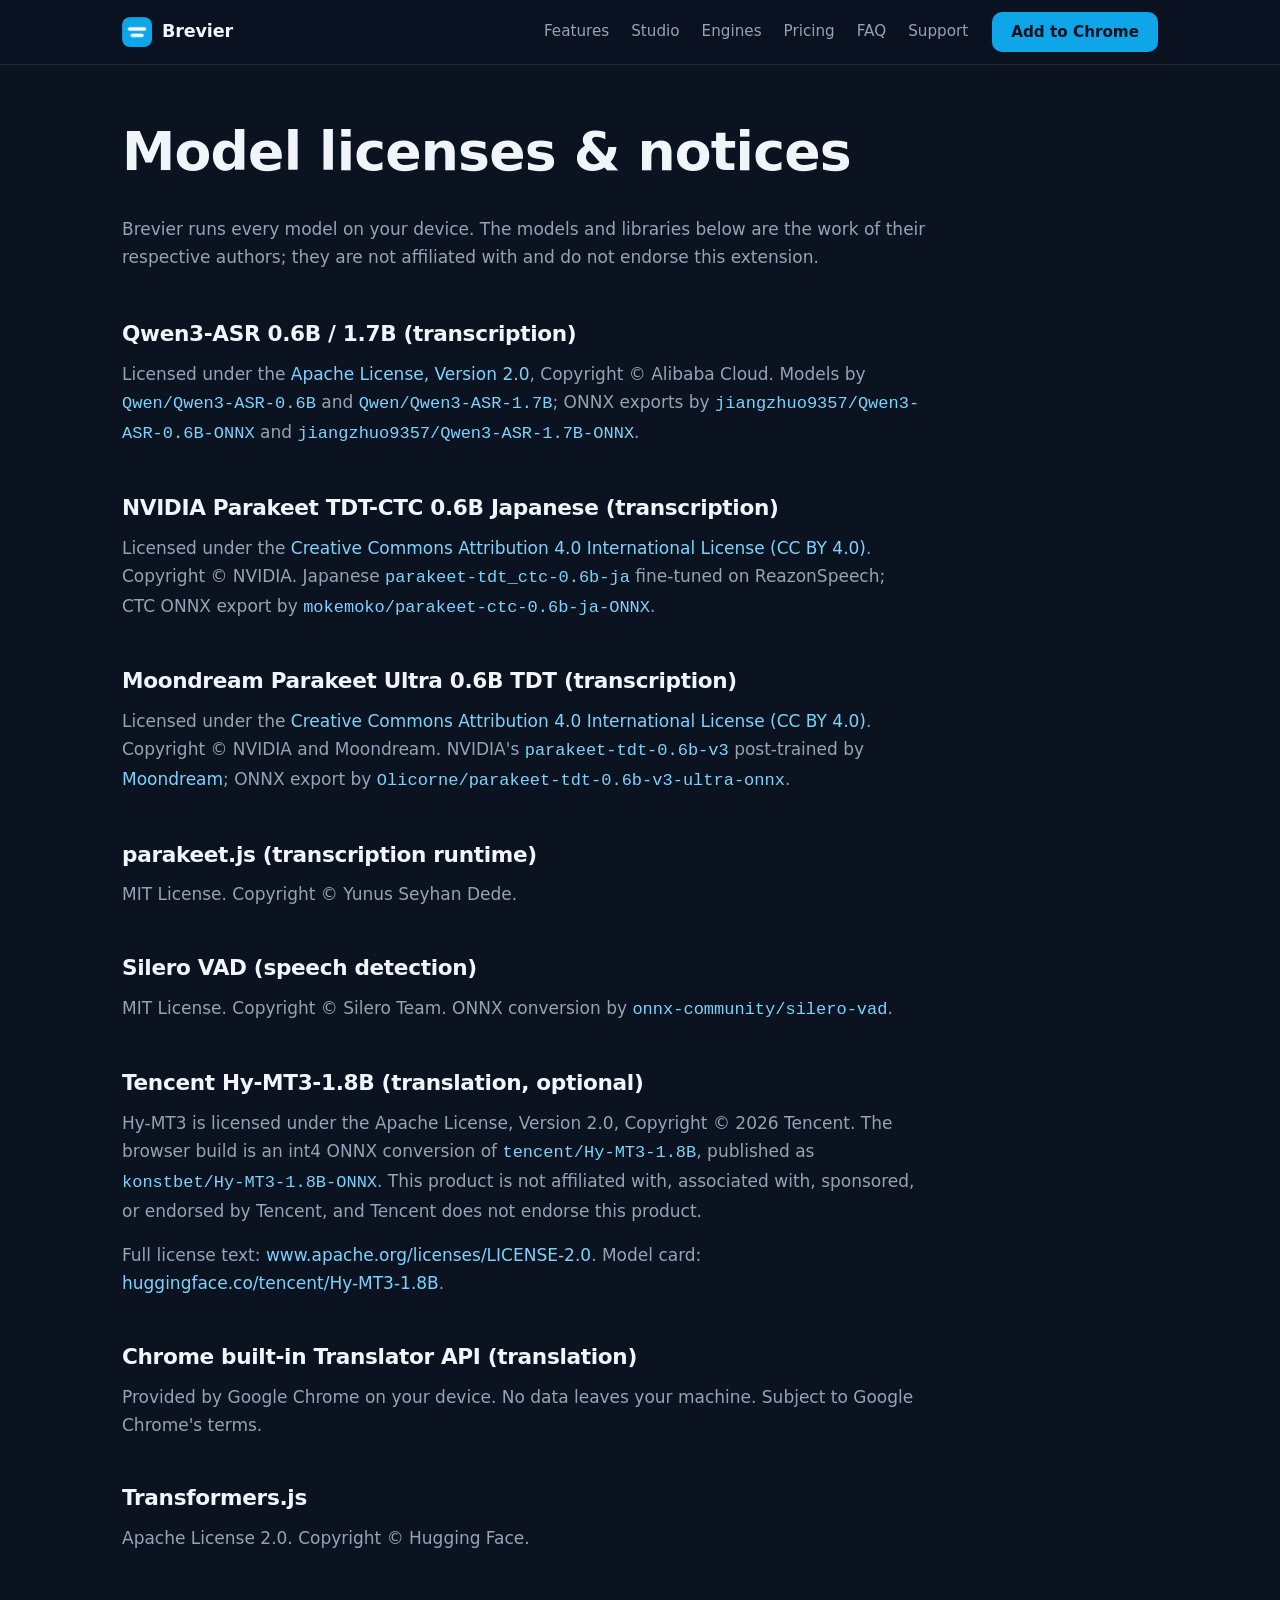
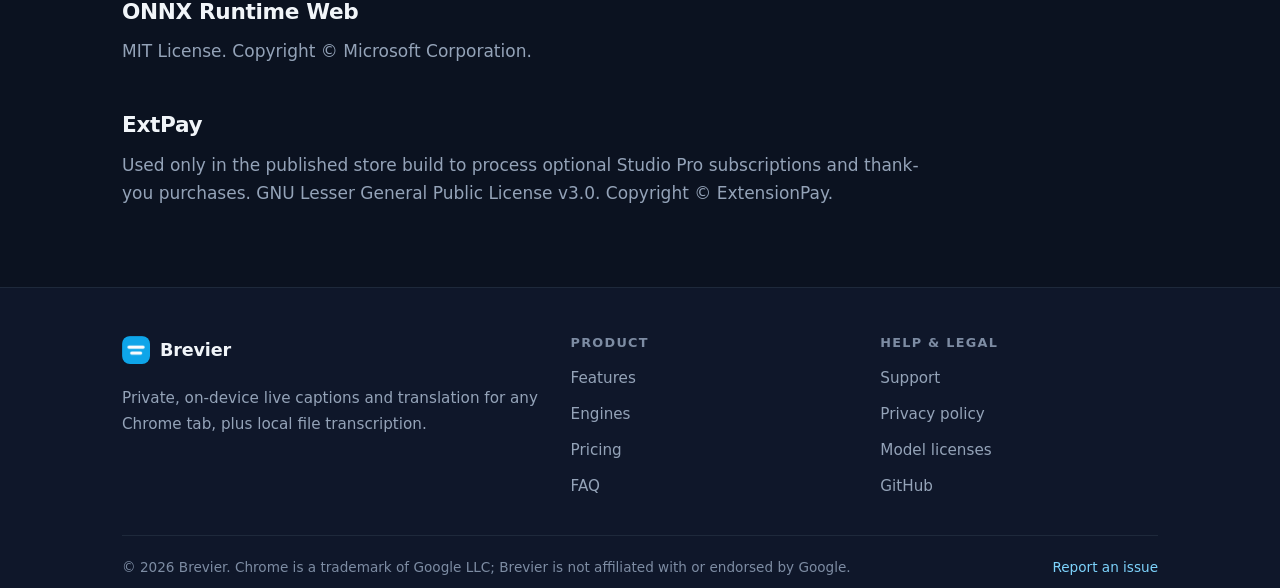
<file: licenses.html>
<!doctype html>
<html lang="en">
  <head>
    <meta charset="utf-8" />
    <meta name="viewport" content="width=device-width, initial-scale=1" />
    <title>Model licenses and notices — Brevier</title>
    <meta
      name="description"
      content="Licenses and notices for the on-device models and libraries bundled with Brevier: Qwen3-ASR, Parakeet, Parakeet TDT, parakeet.js, Silero VAD, Hy-MT3, Transformers.js, ONNX Runtime, and ExtPay."
    />
    <link rel="canonical" href="https://konstbet.github.io/brevier-site/licenses.html" />
    <meta name="theme-color" content="#0b1220" />
    <meta name="robots" content="index, follow" />
    <link rel="icon" href="assets/icon48.png" type="image/png" />
    <link rel="apple-touch-icon" href="assets/icon128.png" />
    <link rel="stylesheet" href="styles.css" />
    <meta property="og:type" content="article" />
    <meta property="og:site_name" content="Brevier" />
    <meta property="og:title" content="Model licenses and notices — Brevier" />
    <meta
      property="og:description"
      content="Licenses and notices for the on-device models and libraries bundled with Brevier."
    />
    <meta property="og:url" content="https://konstbet.github.io/brevier-site/licenses.html" />
    <script src="site.js" defer></script>
  </head>
  <body>
    <a class="skip-link" href="#main">Skip to content</a>

    <header class="site-header">
      <div class="container header-inner">
        <a class="brand" href="index.html">
          <img src="assets/icon128.png" alt="" width="30" height="30" />
          Brevier
        </a>
        <nav class="site-nav" aria-label="Main navigation">
          <a href="index.html#features">Features</a>
          <a href="index.html#studio">Studio</a>
          <a href="index.html#engines">Engines</a>
          <a href="index.html#pricing">Pricing</a>
          <a href="index.html#faq">FAQ</a>
          <a href="support.html">Support</a>
        </nav>
        <a class="btn btn-primary header-cta" href="install-dev.html" data-store-link>Add to Chrome</a>
      </div>
    </header>

    <main id="main">
      <div class="container">
        <div class="page-header">
          <h1>Model licenses &amp; notices</h1>
          <p class="section-lead">
            Brevier runs every model on your device. The models and libraries below are the work of their
            respective authors; they are not affiliated with and do not endorse this extension.
          </p>
        </div>

        <div class="prose">
          <h2>Qwen3-ASR 0.6B / 1.7B (transcription)</h2>
          <p>
            Licensed under the
            <a href="https://www.apache.org/licenses/LICENSE-2.0" target="_blank" rel="noopener"
              >Apache License, Version 2.0</a
            >, Copyright © Alibaba Cloud. Models by
            <a href="https://huggingface.co/Qwen/Qwen3-ASR-0.6B" target="_blank" rel="noopener"
              ><code>Qwen/Qwen3-ASR-0.6B</code></a
            >
            and
            <a href="https://huggingface.co/Qwen/Qwen3-ASR-1.7B" target="_blank" rel="noopener"
              ><code>Qwen/Qwen3-ASR-1.7B</code></a
            >; ONNX exports by
            <a
              href="https://huggingface.co/jiangzhuo9357/Qwen3-ASR-0.6B-ONNX"
              target="_blank"
              rel="noopener"
              ><code>jiangzhuo9357/Qwen3-ASR-0.6B-ONNX</code></a
            >
            and
            <a
              href="https://huggingface.co/jiangzhuo9357/Qwen3-ASR-1.7B-ONNX"
              target="_blank"
              rel="noopener"
              ><code>jiangzhuo9357/Qwen3-ASR-1.7B-ONNX</code></a
            >.
          </p>

          <h2>NVIDIA Parakeet TDT-CTC 0.6B Japanese (transcription)</h2>
          <p>
            Licensed under the
            <a href="https://creativecommons.org/licenses/by/4.0/" target="_blank" rel="noopener"
              >Creative Commons Attribution 4.0 International License (CC BY 4.0)</a
            >. Copyright © NVIDIA. Japanese
            <a href="https://huggingface.co/nvidia/parakeet-tdt_ctc-0.6b-ja" target="_blank" rel="noopener"
              ><code>parakeet-tdt_ctc-0.6b-ja</code></a
            >
            fine-tuned on ReazonSpeech; CTC ONNX export by
            <a href="https://huggingface.co/mokemoko/parakeet-ctc-0.6b-ja-ONNX" target="_blank" rel="noopener"
              ><code>mokemoko/parakeet-ctc-0.6b-ja-ONNX</code></a
            >.
          </p>

          <h2>Moondream Parakeet Ultra 0.6B TDT (transcription)</h2>
          <p>
            Licensed under the
            <a href="https://creativecommons.org/licenses/by/4.0/" target="_blank" rel="noopener"
              >Creative Commons Attribution 4.0 International License (CC BY 4.0)</a
            >. Copyright © NVIDIA and Moondream. NVIDIA's
            <a href="https://huggingface.co/nvidia/parakeet-tdt-0.6b-v3" target="_blank" rel="noopener"
              ><code>parakeet-tdt-0.6b-v3</code></a
            >
            post-trained by
            <a href="https://huggingface.co/moondream/parakeet-ultra" target="_blank" rel="noopener">Moondream</a>;
            ONNX export by
            <a
              href="https://huggingface.co/Olicorne/parakeet-tdt-0.6b-v3-ultra-onnx"
              target="_blank"
              rel="noopener"
              ><code>Olicorne/parakeet-tdt-0.6b-v3-ultra-onnx</code></a
            >.
          </p>

          <h2>parakeet.js (transcription runtime)</h2>
          <p>MIT License. Copyright © Yunus Seyhan Dede.</p>

          <h2>Silero VAD (speech detection)</h2>
          <p>
            MIT License. Copyright © Silero Team. ONNX conversion by
            <a href="https://huggingface.co/onnx-community/silero-vad" target="_blank" rel="noopener"
              ><code>onnx-community/silero-vad</code></a
            >.
          </p>

          <h2>Tencent Hy-MT3-1.8B (translation, optional)</h2>
          <p>
            Hy-MT3 is licensed under the Apache License, Version 2.0, Copyright © 2026 Tencent. The browser build
            is an int4 ONNX conversion of
            <a href="https://huggingface.co/tencent/Hy-MT3-1.8B" target="_blank" rel="noopener"
              ><code>tencent/Hy-MT3-1.8B</code></a
            >, published as
            <a href="https://huggingface.co/konstbet/Hy-MT3-1.8B-ONNX" target="_blank" rel="noopener"
              ><code>konstbet/Hy-MT3-1.8B-ONNX</code></a
            >. This product is not affiliated with, associated with, sponsored, or endorsed by Tencent, and
            Tencent does not endorse this product.
          </p>
          <p>
            Full license text:
            <a href="https://www.apache.org/licenses/LICENSE-2.0" target="_blank" rel="noopener"
              >www.apache.org/licenses/LICENSE-2.0</a
            >. Model card:
            <a href="https://huggingface.co/tencent/Hy-MT3-1.8B" target="_blank" rel="noopener"
              >huggingface.co/tencent/Hy-MT3-1.8B</a
            >.
          </p>

          <h2>Chrome built-in Translator API (translation)</h2>
          <p>
            Provided by Google Chrome on your device. No data leaves your machine. Subject to Google Chrome's
            terms.
          </p>

          <h2>Transformers.js</h2>
          <p>Apache License 2.0. Copyright © Hugging Face.</p>

          <h2>ONNX Runtime Web</h2>
          <p>MIT License. Copyright © Microsoft Corporation.</p>

          <h2>ExtPay</h2>
          <p>
            Used only in the published store build to process optional Studio Pro subscriptions and thank-you
            purchases. GNU Lesser General Public License v3.0. Copyright © ExtensionPay.
          </p>
        </div>
      </div>
    </main>

    <footer class="site-footer">
      <div class="container">
        <div class="footer-grid">
          <div class="footer-brand">
            <a class="brand" href="index.html">
              <img src="assets/icon128.png" alt="" width="28" height="28" />
              Brevier
            </a>
            <p>Private, on-device live captions and translation for any Chrome tab, plus local file transcription.</p>
          </div>
          <nav aria-label="Product links">
            <h2 class="footer-heading">Product</h2>
            <ul>
              <li><a href="index.html#features">Features</a></li>
              <li><a href="index.html#engines">Engines</a></li>
              <li><a href="index.html#pricing">Pricing</a></li>
              <li><a href="index.html#faq">FAQ</a></li>
            </ul>
          </nav>
          <nav aria-label="Help and legal links">
            <h2 class="footer-heading">Help &amp; legal</h2>
            <ul>
              <li><a href="support.html">Support</a></li>
              <li><a href="privacy.html">Privacy policy</a></li>
              <li><a href="licenses.html">Model licenses</a></li>
              <li>
                <a href="https://github.com/KonstBet/brevier-site" target="_blank" rel="noopener">GitHub</a>
              </li>
            </ul>
          </nav>
        </div>
        <div class="footer-legal">
          <p>
            © 2026 Brevier. Chrome is a trademark of Google LLC; Brevier is not affiliated with or endorsed by
            Google.
          </p>
          <p>
            <a href="https://github.com/KonstBet/brevier-site/issues" target="_blank" rel="noopener">Report an issue</a>
          </p>
        </div>
      </div>
    </footer>
  </body>
</html>
</file>
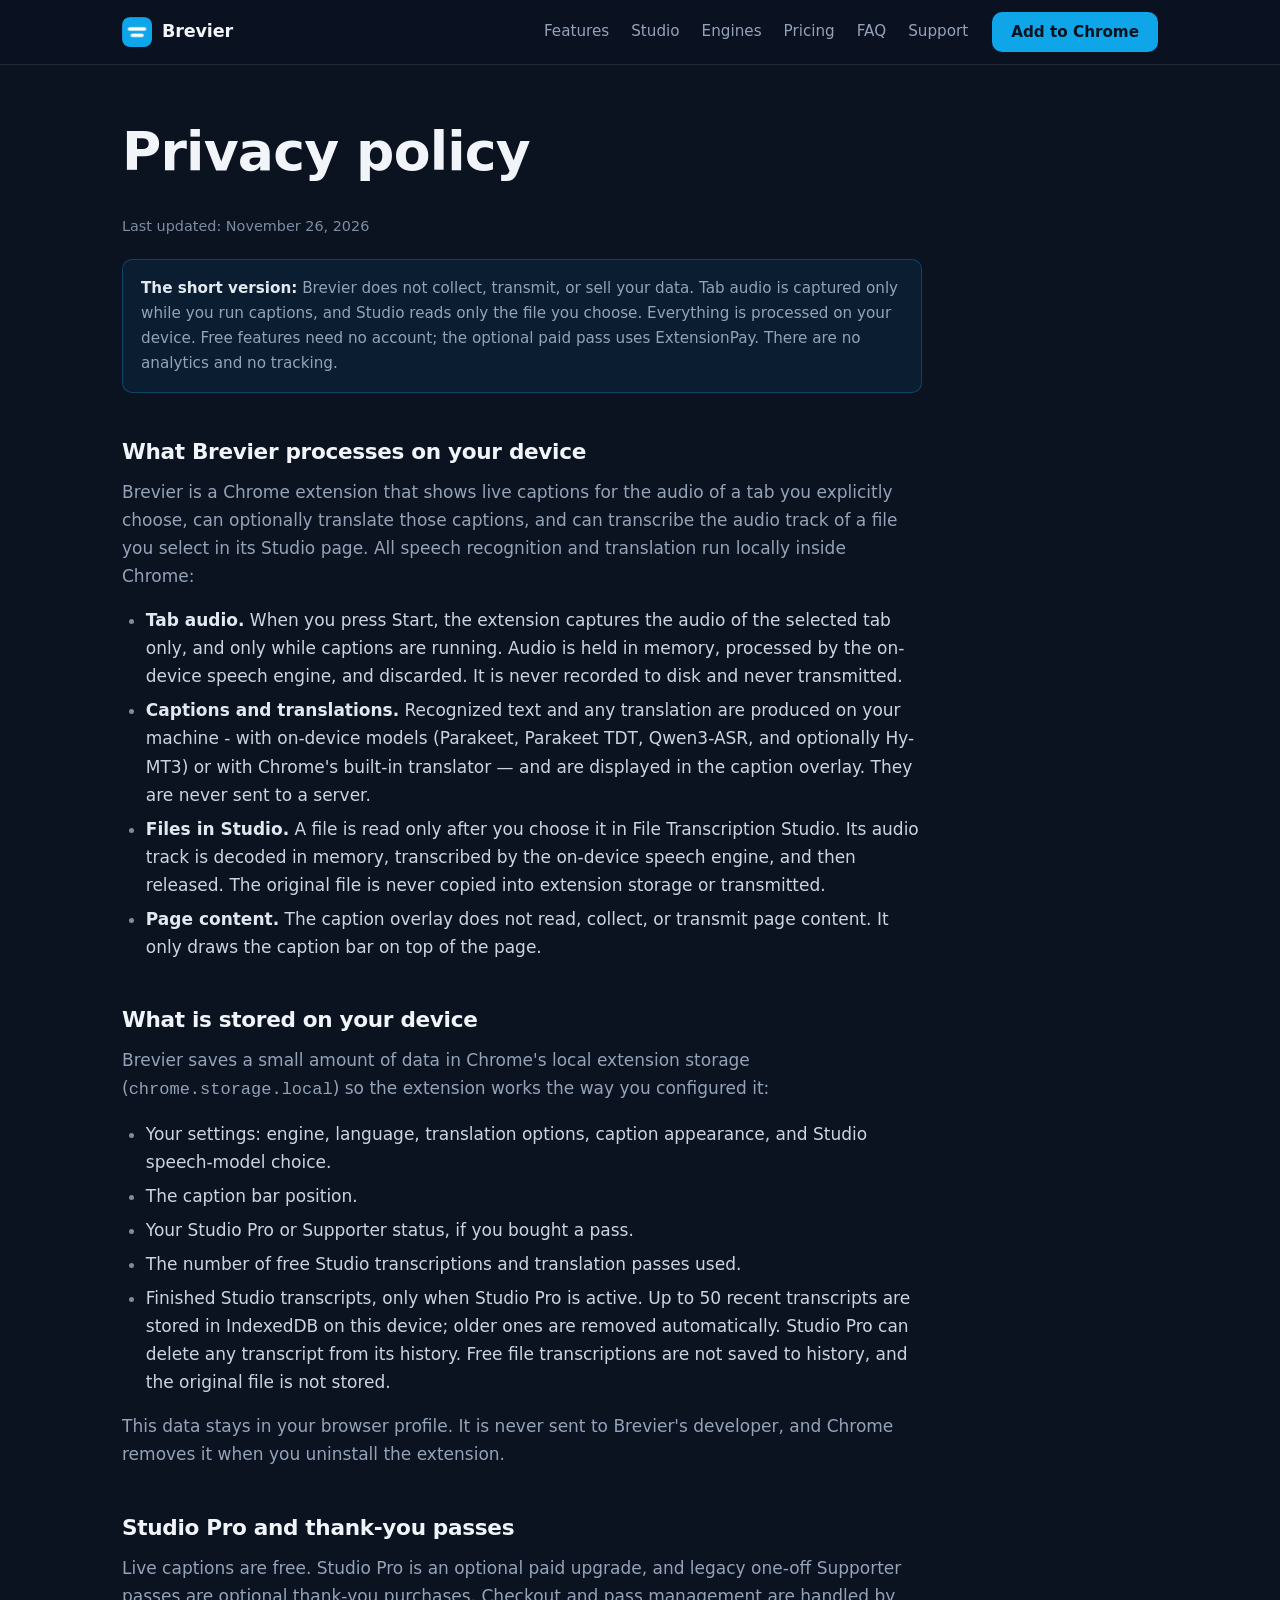
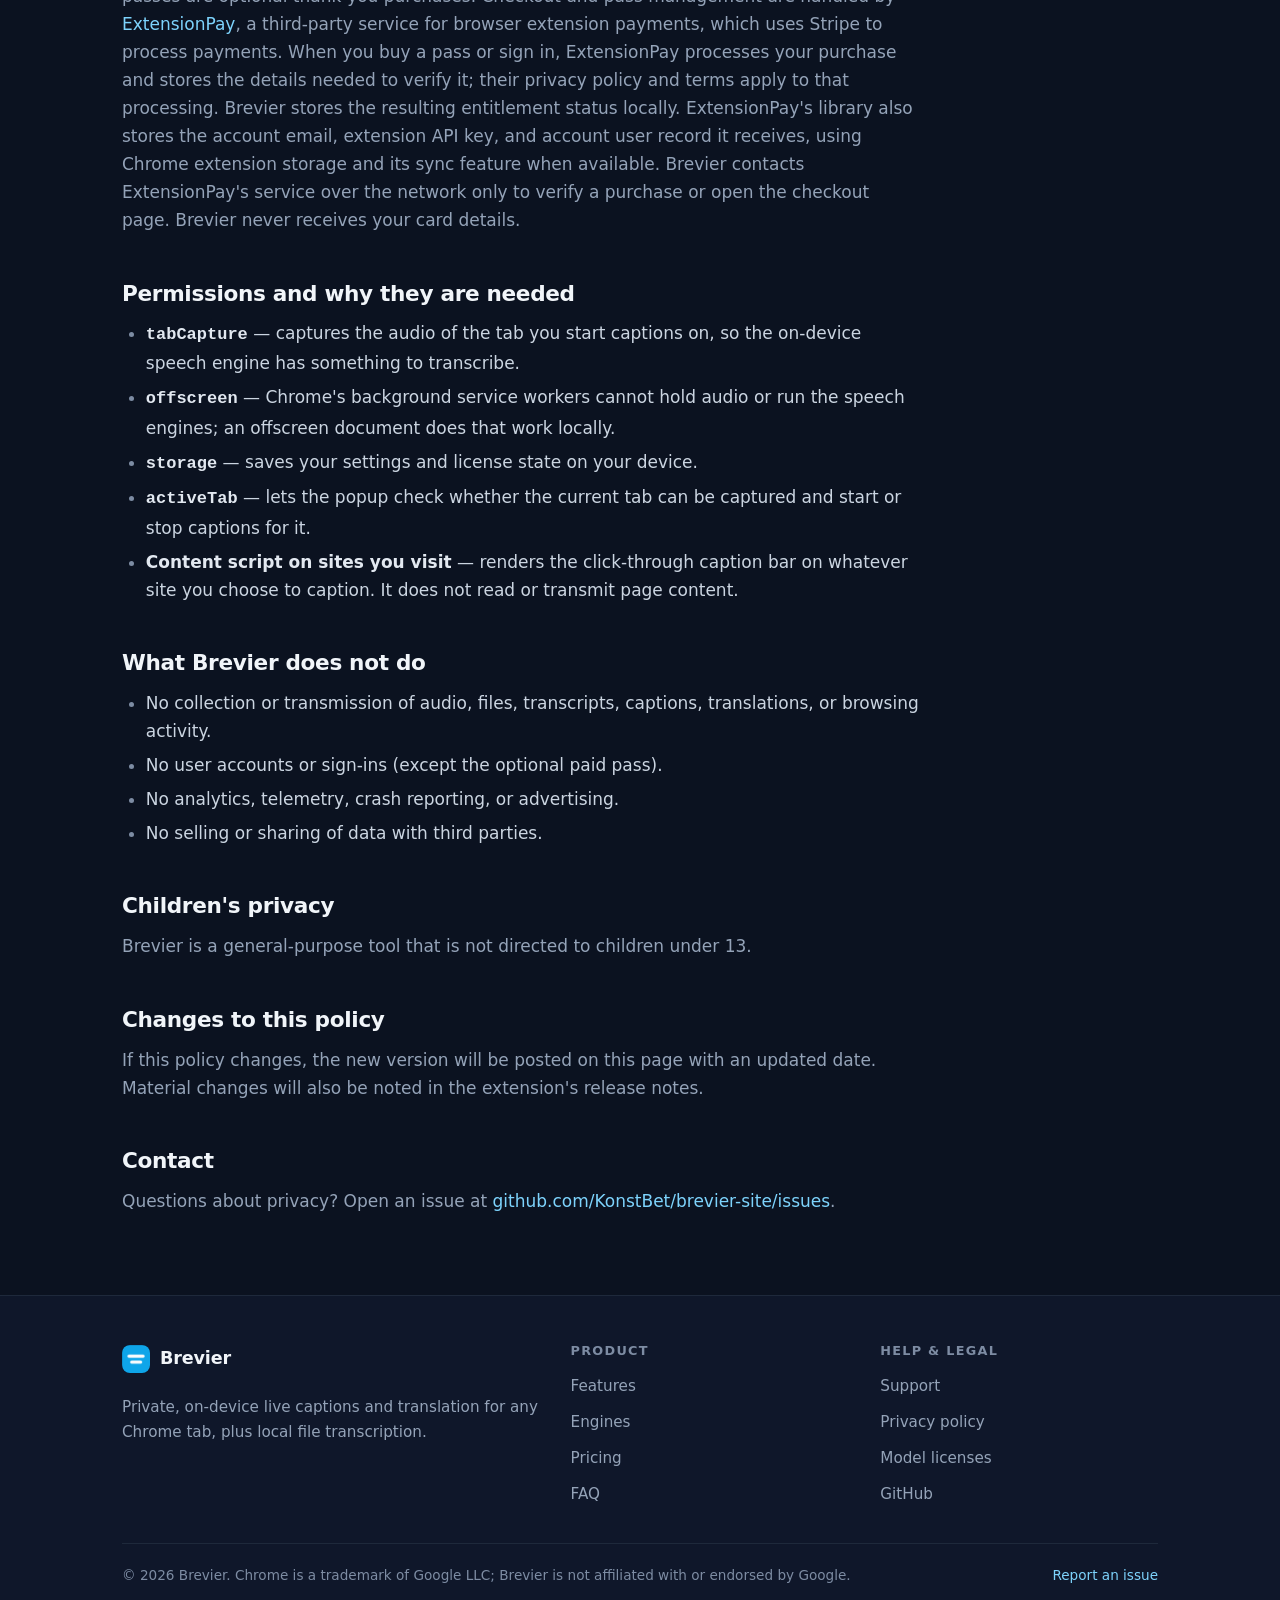
<file: privacy.html>
<!doctype html>
<html lang="en">
  <head>
    <meta charset="utf-8" />
    <meta name="viewport" content="width=device-width, initial-scale=1" />
    <title>Privacy policy — Brevier</title>
    <meta
      name="description"
      content="How Brevier handles your data: audio is processed on your device and never uploaded. Free features need no account, with no analytics and no tracking."
    />
    <link rel="canonical" href="https://konstbet.github.io/brevier-site/privacy.html" />
    <meta name="theme-color" content="#0b1220" />
    <meta name="robots" content="index, follow" />
    <link rel="icon" href="assets/icon48.png" type="image/png" />
    <link rel="apple-touch-icon" href="assets/icon128.png" />
    <link rel="stylesheet" href="styles.css" />
    <meta property="og:type" content="article" />
    <meta property="og:site_name" content="Brevier" />
    <meta property="og:title" content="Privacy policy — Brevier" />
    <meta
      property="og:description"
      content="Audio is processed on your device and never uploaded. Free features need no account, with no analytics and no tracking."
    />
    <meta property="og:url" content="https://konstbet.github.io/brevier-site/privacy.html" />
    <script src="site.js" defer></script>
  </head>
  <body>
    <a class="skip-link" href="#main">Skip to content</a>

    <header class="site-header">
      <div class="container header-inner">
        <a class="brand" href="index.html">
          <img src="assets/icon128.png" alt="" width="30" height="30" />
          Brevier
        </a>
        <nav class="site-nav" aria-label="Main navigation">
          <a href="index.html#features">Features</a>
          <a href="index.html#studio">Studio</a>
          <a href="index.html#engines">Engines</a>
          <a href="index.html#pricing">Pricing</a>
          <a href="index.html#faq">FAQ</a>
          <a href="support.html">Support</a>
        </nav>
        <a class="btn btn-primary header-cta" href="install-dev.html" data-store-link>Add to Chrome</a>
      </div>
    </header>

    <main id="main">
      <div class="container">
        <div class="page-header">
          <h1>Privacy policy</h1>
          <p class="meta-line">Last updated: November 26, 2026</p>
        </div>

        <div class="prose">
          <div class="notice">
            <p>
              <strong>The short version:</strong> Brevier does not collect, transmit, or sell your data. Tab audio
              is captured only while you run captions, and Studio reads only the file you choose. Everything is
              processed on your device. Free features need no account; the optional paid pass uses ExtensionPay.
              There are no analytics and no tracking.
            </p>
          </div>

          <h2>What Brevier processes on your device</h2>
          <p>
            Brevier is a Chrome extension that shows live captions for the audio of a tab you explicitly choose,
            can optionally translate those captions, and can transcribe the audio track of a file you select in its
            Studio page. All speech recognition and translation run locally inside Chrome:
          </p>
          <ul>
            <li>
              <strong>Tab audio.</strong> When you press Start, the extension captures the audio of the selected
              tab only, and only while captions are running. Audio is held in memory, processed by the on-device
              speech engine, and discarded. It is never recorded to disk and never transmitted.
            </li>
            <li>
              <strong>Captions and translations.</strong> Recognized text and any translation are produced on your
              machine - with on-device models (Parakeet, Parakeet TDT, Qwen3-ASR, and optionally Hy-MT3) or with
              Chrome's built-in translator — and are displayed in the caption overlay. They are never sent to a
              server.
            </li>
            <li>
              <strong>Files in Studio.</strong> A file is read only after you choose it in File Transcription
              Studio. Its audio track is decoded in memory, transcribed by the on-device speech engine, and then
              released. The original file is never copied into extension storage or transmitted.
            </li>
            <li>
              <strong>Page content.</strong> The caption overlay does not read, collect, or transmit page content.
              It only draws the caption bar on top of the page.
            </li>
          </ul>

          <h2>What is stored on your device</h2>
          <p>
            Brevier saves a small amount of data in Chrome's local extension storage
            (<code>chrome.storage.local</code>) so the extension works the way you configured it:
          </p>
          <ul>
            <li>Your settings: engine, language, translation options, caption appearance, and Studio speech-model choice.</li>
            <li>The caption bar position.</li>
            <li>Your Studio Pro or Supporter status, if you bought a pass.</li>
            <li>The number of free Studio transcriptions and translation passes used.</li>
            <li>
              Finished Studio transcripts, only when Studio Pro is active. Up to 50 recent transcripts are stored
              in IndexedDB on this device; older ones are removed automatically. Studio Pro can delete any
              transcript from its history. Free file transcriptions are not saved to history, and the original file
              is not stored.
            </li>
          </ul>
          <p>
            This data stays in your browser profile. It is never sent to Brevier's developer, and Chrome removes
            it when you uninstall the extension.
          </p>

          <h2>Studio Pro and thank-you passes</h2>
          <p>
            Live captions are free. Studio Pro is an optional paid upgrade, and legacy one-off Supporter passes are
            optional thank-you purchases. Checkout and
            pass management are handled by
            <a href="https://extensionpay.com" target="_blank" rel="noopener">ExtensionPay</a>, a third-party
            service for browser extension payments, which uses Stripe to process payments. When you buy a pass or
            sign in, ExtensionPay processes your purchase and stores the details needed to verify it; their
            privacy policy and terms apply to that processing. Brevier stores the resulting entitlement status
            locally. ExtensionPay's library also stores the account email, extension API key, and account user
            record it receives, using Chrome extension storage and its sync feature when available. Brevier
            contacts ExtensionPay's service over the network only to verify a purchase or open the checkout page.
            Brevier never receives your card details.
          </p>

          <h2>Permissions and why they are needed</h2>
          <ul>
            <li>
              <strong><code>tabCapture</code></strong> — captures the audio of the tab you start captions on, so
              the on-device speech engine has something to transcribe.
            </li>
            <li>
              <strong><code>offscreen</code></strong> — Chrome's background service workers cannot hold audio or
              run the speech engines; an offscreen document does that work locally.
            </li>
            <li>
              <strong><code>storage</code></strong> — saves your settings and license state on your device.
            </li>
            <li>
              <strong><code>activeTab</code></strong> — lets the popup check whether the current tab can be
              captured and start or stop captions for it.
            </li>
            <li>
              <strong>Content script on sites you visit</strong> — renders the click-through caption bar on
              whatever site you choose to caption. It does not read or transmit page content.
            </li>
          </ul>

          <h2>What Brevier does not do</h2>
          <ul>
            <li>No collection or transmission of audio, files, transcripts, captions, translations, or browsing activity.</li>
            <li>No user accounts or sign-ins (except the optional paid pass).</li>
            <li>No analytics, telemetry, crash reporting, or advertising.</li>
            <li>No selling or sharing of data with third parties.</li>
          </ul>

          <h2>Children's privacy</h2>
          <p>Brevier is a general-purpose tool that is not directed to children under 13.</p>

          <h2>Changes to this policy</h2>
          <p>
            If this policy changes, the new version will be posted on this page with an updated date. Material
            changes will also be noted in the extension's release notes.
          </p>

          <h2>Contact</h2>
          <p>
            Questions about privacy? Open an issue at
            <a href="https://github.com/KonstBet/brevier-site/issues" target="_blank" rel="noopener"
              >github.com/KonstBet/brevier-site/issues</a
            >.
          </p>
        </div>
      </div>
    </main>

    <footer class="site-footer">
      <div class="container">
        <div class="footer-grid">
          <div class="footer-brand">
            <a class="brand" href="index.html">
              <img src="assets/icon128.png" alt="" width="28" height="28" />
              Brevier
            </a>
            <p>Private, on-device live captions and translation for any Chrome tab, plus local file transcription.</p>
          </div>
          <nav aria-label="Product links">
            <h2 class="footer-heading">Product</h2>
            <ul>
              <li><a href="index.html#features">Features</a></li>
              <li><a href="index.html#engines">Engines</a></li>
              <li><a href="index.html#pricing">Pricing</a></li>
              <li><a href="index.html#faq">FAQ</a></li>
            </ul>
          </nav>
          <nav aria-label="Help and legal links">
            <h2 class="footer-heading">Help &amp; legal</h2>
            <ul>
              <li><a href="support.html">Support</a></li>
              <li><a href="privacy.html">Privacy policy</a></li>
              <li><a href="licenses.html">Model licenses</a></li>
              <li>
                <a href="https://github.com/KonstBet/brevier-site" target="_blank" rel="noopener">GitHub</a>
              </li>
            </ul>
          </nav>
        </div>
        <div class="footer-legal">
          <p>
            © 2026 Brevier. Chrome is a trademark of Google LLC; Brevier is not affiliated with or endorsed by
            Google.
          </p>
          <p>
            <a href="https://github.com/KonstBet/brevier-site/issues" target="_blank" rel="noopener">Report an issue</a>
          </p>
        </div>
      </div>
    </footer>
  </body>
</html>
</file>
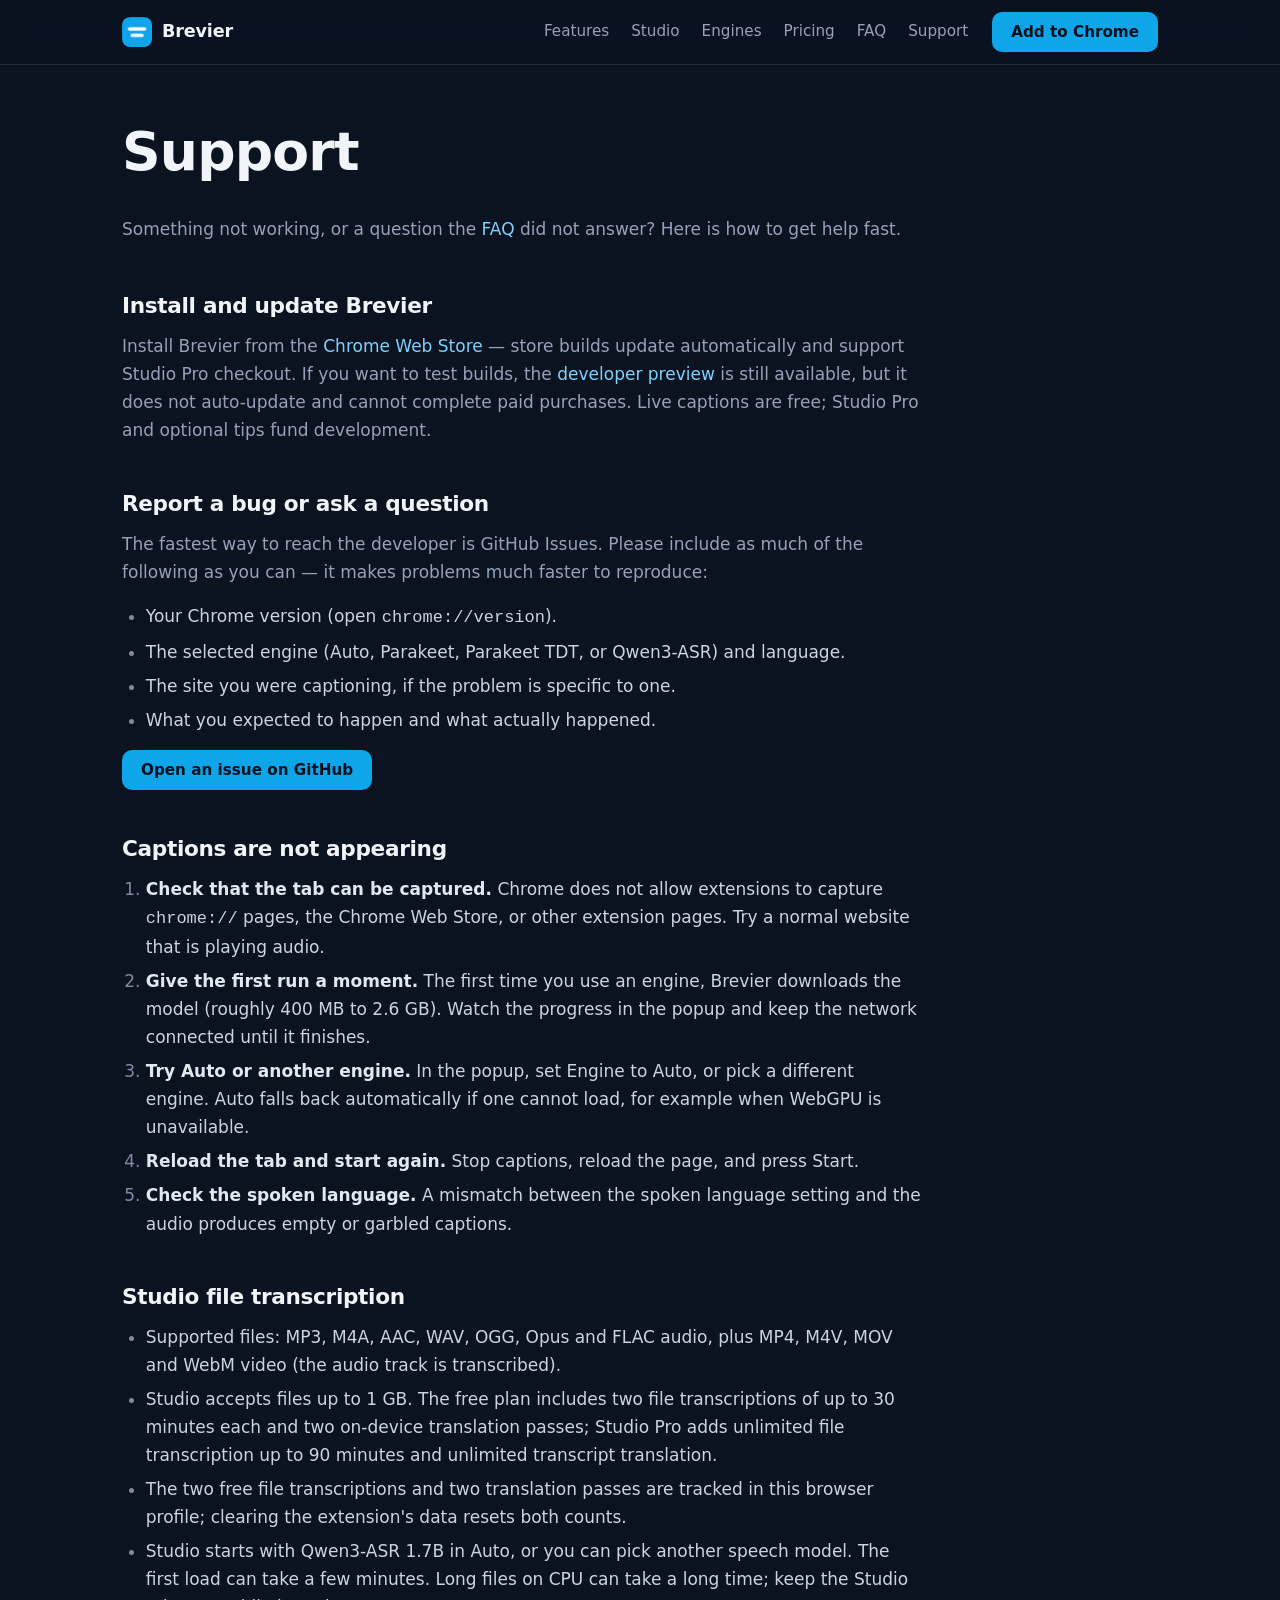
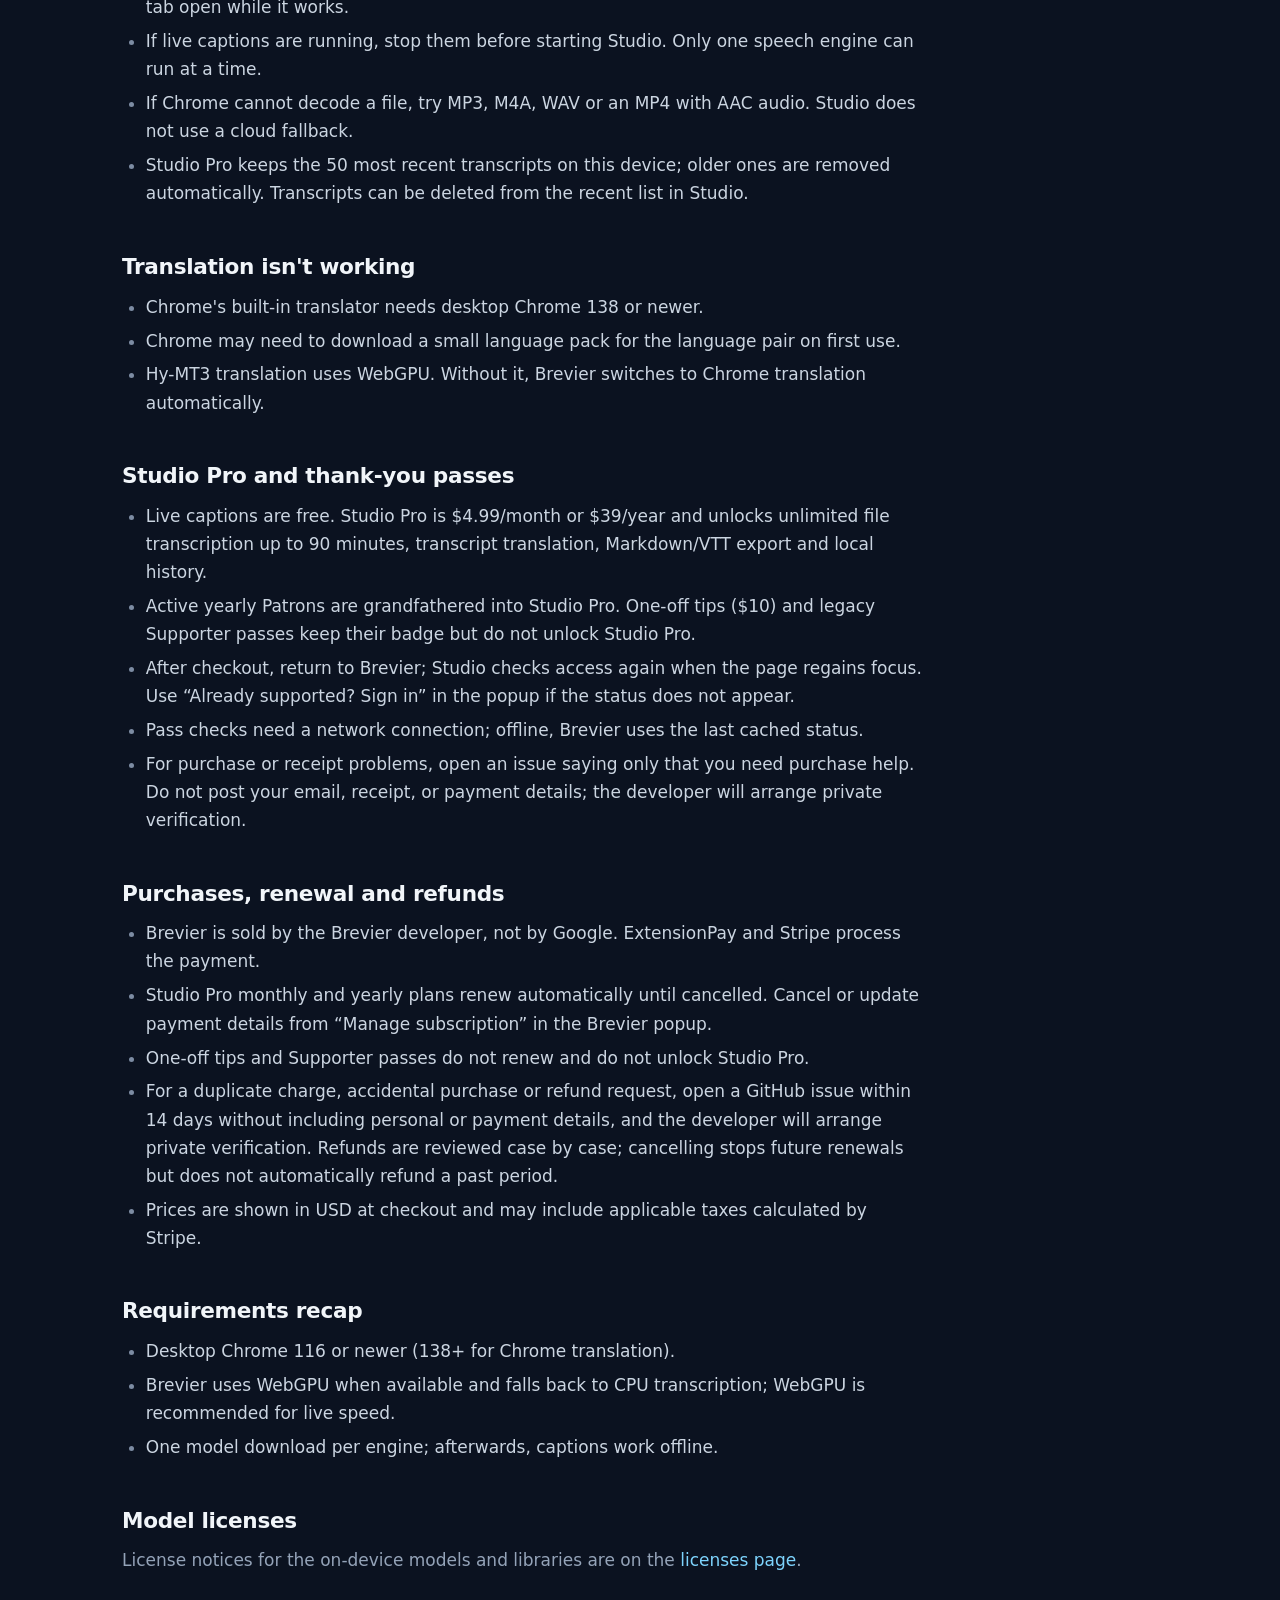
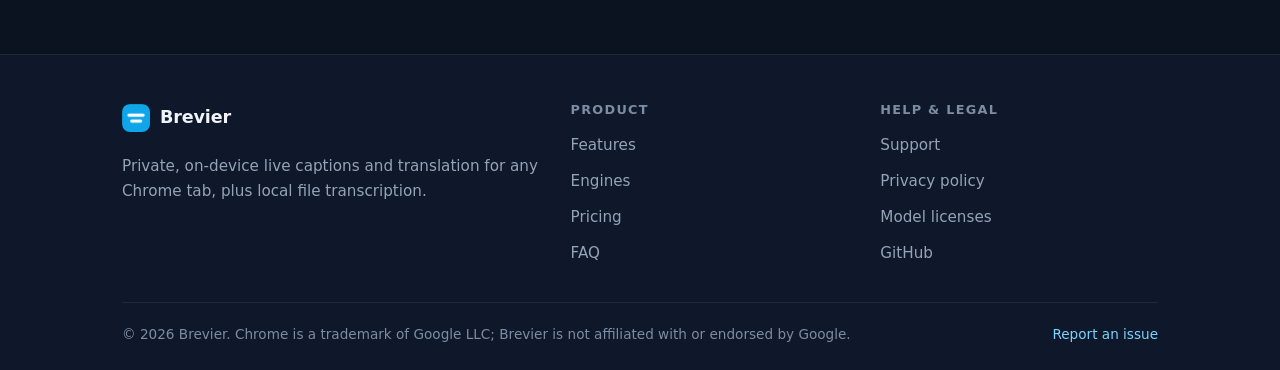
<file: support.html>
<!doctype html>
<html lang="en">
  <head>
    <meta charset="utf-8" />
    <meta name="viewport" content="width=device-width, initial-scale=1" />
    <title>Support and troubleshooting — Brevier</title>
    <meta
      name="description"
      content="Help for Brevier, the on-device live captions extension for Chrome: troubleshooting steps, requirements, and where to report bugs."
    />
    <link rel="canonical" href="https://konstbet.github.io/brevier-site/support.html" />
    <meta name="theme-color" content="#0b1220" />
    <meta name="robots" content="index, follow" />
    <link rel="icon" href="assets/icon48.png" type="image/png" />
    <link rel="apple-touch-icon" href="assets/icon128.png" />
    <link rel="stylesheet" href="styles.css" />
    <meta property="og:type" content="article" />
    <meta property="og:site_name" content="Brevier" />
    <meta property="og:title" content="Support and troubleshooting — Brevier" />
    <meta
      property="og:description"
      content="Troubleshooting steps, requirements, and where to report bugs for Brevier."
    />
    <meta property="og:url" content="https://konstbet.github.io/brevier-site/support.html" />
    <script src="site.js" defer></script>
  </head>
  <body>
    <a class="skip-link" href="#main">Skip to content</a>

    <header class="site-header">
      <div class="container header-inner">
        <a class="brand" href="index.html">
          <img src="assets/icon128.png" alt="" width="30" height="30" />
          Brevier
        </a>
        <nav class="site-nav" aria-label="Main navigation">
          <a href="index.html#features">Features</a>
          <a href="index.html#studio">Studio</a>
          <a href="index.html#engines">Engines</a>
          <a href="index.html#pricing">Pricing</a>
          <a href="index.html#faq">FAQ</a>
          <a href="support.html">Support</a>
        </nav>
        <a class="btn btn-primary header-cta" href="install-dev.html" data-store-link>Add to Chrome</a>
      </div>
    </header>

    <main id="main">
      <div class="container">
        <div class="page-header">
          <h1>Support</h1>
          <p class="section-lead">
            Something not working, or a question the <a href="index.html#faq">FAQ</a> did not answer? Here is how to
            get help fast.
          </p>
        </div>

        <div class="prose">
          <h2>Install and update Brevier</h2>
          <p>
            Install Brevier from the <a href="install-dev.html" data-store-link>Chrome Web Store</a> — store
            builds update automatically and support Studio Pro checkout. If you want to test builds, the
            <a href="install-dev.html">developer preview</a> is still available, but it does not auto-update and
            cannot complete paid purchases. Live captions are free; Studio Pro and optional tips fund development.
          </p>

          <h2>Report a bug or ask a question</h2>
          <p>
            The fastest way to reach the developer is GitHub Issues. Please include as much of the following as you
            can — it makes problems much faster to reproduce:
          </p>
          <ul>
            <li>Your Chrome version (open <code>chrome://version</code>).</li>
            <li>The selected engine (Auto, Parakeet, Parakeet TDT, or Qwen3-ASR) and language.</li>
            <li>The site you were captioning, if the problem is specific to one.</li>
            <li>What you expected to happen and what actually happened.</li>
          </ul>
          <p>
            <a
              class="btn btn-primary"
              href="https://github.com/KonstBet/brevier-site/issues"
              target="_blank"
              rel="noopener"
              >Open an issue on GitHub</a
            >
          </p>

          <h2>Captions are not appearing</h2>
          <ol>
            <li>
              <strong>Check that the tab can be captured.</strong> Chrome does not allow extensions to capture
              <code>chrome://</code> pages, the Chrome Web Store, or other extension pages. Try a normal website
              that is playing audio.
            </li>
            <li>
              <strong>Give the first run a moment.</strong> The first time you use an engine, Brevier downloads the
              model (roughly 400 MB to 2.6 GB). Watch the progress in the popup and keep the network connected until
              it finishes.
            </li>
            <li>
              <strong>Try Auto or another engine.</strong> In the popup, set Engine to Auto, or pick a different
              engine. Auto falls back automatically if one cannot load, for example when WebGPU is unavailable.
            </li>
            <li>
              <strong>Reload the tab and start again.</strong> Stop captions, reload the page, and press Start.
            </li>
            <li>
              <strong>Check the spoken language.</strong> A mismatch between the spoken language setting and the
              audio produces empty or garbled captions.
            </li>
          </ol>

          <h2>Studio file transcription</h2>
          <ul>
            <li>Supported files: MP3, M4A, AAC, WAV, OGG, Opus and FLAC audio, plus MP4, M4V, MOV and WebM video (the audio track is transcribed).</li>
            <li>Studio accepts files up to 1 GB. The free plan includes two file transcriptions of up to 30 minutes each and two on-device translation passes; Studio Pro adds unlimited file transcription up to 90 minutes and unlimited transcript translation.</li>
            <li>The two free file transcriptions and two translation passes are tracked in this browser profile; clearing the extension's data resets both counts.</li>
            <li>Studio starts with Qwen3-ASR 1.7B in Auto, or you can pick another speech model. The first load can take a few minutes. Long files on CPU can take a long time; keep the Studio tab open while it works.</li>
            <li>If live captions are running, stop them before starting Studio. Only one speech engine can run at a time.</li>
            <li>If Chrome cannot decode a file, try MP3, M4A, WAV or an MP4 with AAC audio. Studio does not use a cloud fallback.</li>
            <li>Studio Pro keeps the 50 most recent transcripts on this device; older ones are removed automatically. Transcripts can be deleted from the recent list in Studio.</li>
          </ul>

          <h2>Translation isn't working</h2>
          <ul>
            <li>Chrome's built-in translator needs desktop Chrome 138 or newer.</li>
            <li>Chrome may need to download a small language pack for the language pair on first use.</li>
            <li>
              Hy-MT3 translation uses WebGPU. Without it, Brevier switches to Chrome translation
              automatically.
            </li>
          </ul>

          <h2>Studio Pro and thank-you passes</h2>
          <ul>
            <li>Live captions are free. Studio Pro is $4.99/month or $39/year and unlocks unlimited file transcription up to 90 minutes, transcript translation, Markdown/VTT export and local history.</li>
            <li>Active yearly Patrons are grandfathered into Studio Pro. One-off tips ($10) and legacy Supporter passes keep their badge but do not unlock Studio Pro.</li>
            <li>
              After checkout, return to Brevier; Studio checks access again when the page regains focus. Use
              “Already supported? Sign in” in the popup if the status does not appear.
            </li>
            <li>Pass checks need a network connection; offline, Brevier uses the last cached status.</li>
            <li>For purchase or receipt problems, open an issue saying only that you need purchase help. Do not post your email, receipt, or payment details; the developer will arrange private verification.</li>
          </ul>

          <h2>Purchases, renewal and refunds</h2>
          <ul>
            <li>Brevier is sold by the Brevier developer, not by Google. ExtensionPay and Stripe process the payment.</li>
            <li>Studio Pro monthly and yearly plans renew automatically until cancelled. Cancel or update payment details from “Manage subscription” in the Brevier popup.</li>
            <li>One-off tips and Supporter passes do not renew and do not unlock Studio Pro.</li>
            <li>For a duplicate charge, accidental purchase or refund request, open a GitHub issue within 14 days without including personal or payment details, and the developer will arrange private verification. Refunds are reviewed case by case; cancelling stops future renewals but does not automatically refund a past period.</li>
            <li>Prices are shown in USD at checkout and may include applicable taxes calculated by Stripe.</li>
          </ul>

          <h2>Requirements recap</h2>
          <ul>
            <li>Desktop Chrome 116 or newer (138+ for Chrome translation).</li>
            <li>Brevier uses WebGPU when available and falls back to CPU transcription; WebGPU is recommended for live speed.</li>
            <li>One model download per engine; afterwards, captions work offline.</li>
          </ul>

          <h2>Model licenses</h2>
          <p>
            License notices for the on-device models and libraries are on the
            <a href="licenses.html">licenses page</a>.
          </p>
        </div>
      </div>
    </main>

    <footer class="site-footer">
      <div class="container">
        <div class="footer-grid">
          <div class="footer-brand">
            <a class="brand" href="index.html">
              <img src="assets/icon128.png" alt="" width="28" height="28" />
              Brevier
            </a>
            <p>Private, on-device live captions and translation for any Chrome tab, plus local file transcription.</p>
          </div>
          <nav aria-label="Product links">
            <h2 class="footer-heading">Product</h2>
            <ul>
              <li><a href="index.html#features">Features</a></li>
              <li><a href="index.html#engines">Engines</a></li>
              <li><a href="index.html#pricing">Pricing</a></li>
              <li><a href="index.html#faq">FAQ</a></li>
            </ul>
          </nav>
          <nav aria-label="Help and legal links">
            <h2 class="footer-heading">Help &amp; legal</h2>
            <ul>
              <li><a href="support.html">Support</a></li>
              <li><a href="privacy.html">Privacy policy</a></li>
              <li><a href="licenses.html">Model licenses</a></li>
              <li>
                <a href="https://github.com/KonstBet/brevier-site" target="_blank" rel="noopener">GitHub</a>
              </li>
            </ul>
          </nav>
        </div>
        <div class="footer-legal">
          <p>
            © 2026 Brevier. Chrome is a trademark of Google LLC; Brevier is not affiliated with or endorsed by
            Google.
          </p>
          <p>
            <a href="https://github.com/KonstBet/brevier-site/issues" target="_blank" rel="noopener">Report an issue</a>
          </p>
        </div>
      </div>
    </footer>
  </body>
</html>
</file>
<file: styles.css>
/*
 * Brevier website styles.
 * Mirrors the extension's dark palette (src/shared/theme.css) so the site,
 * the popup, and the caption bar look like one product.
 */

*,
*::before,
*::after {
  box-sizing: border-box;
}

:root {
  color-scheme: dark;

  --bg: #0b1220;
  --surface: #0f172a;
  --raised: #1e293b;

  --border: #1e293b;
  --border-raised: #26334a;
  --border-control: #475569;

  --text: #e2e8f0;
  --text-strong: #cbd5e1;
  --text-secondary: #94a3b8;
  --text-muted: #7d8ca3;
  --text-heading: #f1f5f9;

  --accent: #0ea5e9;
  --accent-hover: #38bdf8;
  --accent-strong: #0284c7;
  --on-accent: #04121f;

  --link: #7dd3fc;
  --link-hover: #bae6fd;

  --success: #4ade80;
  --warning-text: #fbbf24;

  --radius: 14px;
  --radius-sm: 10px;
  --container: 1080px;
}

html {
  scroll-behavior: smooth;
}

@media (prefers-reduced-motion: reduce) {
  html {
    scroll-behavior: auto;
  }
}

body {
  margin: 0;
  background: var(--bg);
  color: var(--text);
  font-family: system-ui, -apple-system, "Segoe UI", Roboto, "Helvetica Neue", Arial, sans-serif;
  font-size: 17px;
  line-height: 1.65;
  -webkit-font-smoothing: antialiased;
  text-rendering: optimizeLegibility;
}

img {
  display: block;
  max-width: 100%;
  height: auto;
}

a {
  color: var(--link);
  text-decoration: none;
}

a:hover {
  color: var(--link-hover);
  text-decoration: underline;
}

:focus-visible {
  outline: 2px solid var(--accent-hover);
  outline-offset: 2px;
  border-radius: 4px;
}

h1,
h2,
h3 {
  color: var(--text-heading);
  line-height: 1.15;
  letter-spacing: -0.015em;
  margin: 0 0 0.6em;
}

h1 {
  font-size: clamp(2.1rem, 5vw, 3.35rem);
  font-weight: 800;
}

h2 {
  font-size: clamp(1.5rem, 3vw, 2.05rem);
  font-weight: 700;
}

h3 {
  font-size: 1.13rem;
  font-weight: 650;
}

p {
  margin: 0 0 1rem;
}

ul,
ol {
  margin: 0 0 1rem;
}

.container {
  max-width: var(--container);
  margin: 0 auto;
  padding: 0 22px;
}

.skip-link {
  position: absolute;
  left: -9999px;
  top: 0;
  z-index: 100;
  background: var(--accent);
  color: var(--on-accent);
  padding: 10px 16px;
  border-radius: 0 0 8px 0;
  font-weight: 650;
}

.skip-link:focus {
  left: 0;
}

/* Header */

.site-header {
  position: sticky;
  top: 0;
  z-index: 20;
  background: rgba(11, 18, 32, 0.88);
  backdrop-filter: blur(10px);
  border-bottom: 1px solid var(--border);
}

.header-inner {
  display: flex;
  align-items: center;
  gap: 20px;
  min-height: 64px;
}

.brand {
  display: inline-flex;
  align-items: center;
  gap: 10px;
  color: var(--text-heading);
  font-size: 1.1rem;
  font-weight: 750;
  letter-spacing: -0.01em;
}

.brand:hover {
  color: var(--accent-hover);
  text-decoration: none;
}

.brand img {
  border-radius: 8px;
}

.site-nav {
  display: flex;
  align-items: center;
  gap: 22px;
  margin-left: auto;
}

.site-nav a {
  color: var(--text-secondary);
  font-size: 0.95rem;
}

.site-nav a:hover {
  color: var(--text-heading);
  text-decoration: none;
}

.header-cta {
  margin-left: 4px;
}

/* Announcement banner (shown by site.js while the store listing is set) */

.banner {
  background: rgba(14, 165, 233, 0.1);
  border-bottom: 1px solid rgba(14, 165, 233, 0.3);
  font-size: 0.92rem;
}

.banner[hidden] {
  display: none;
}

.banner-inner {
  display: flex;
  flex-wrap: wrap;
  align-items: center;
  justify-content: center;
  gap: 4px 12px;
  padding: 10px 0;
  text-align: center;
  color: var(--text-secondary);
}

.banner strong {
  color: var(--accent-hover);
}

/* Buttons */

.btn {
  display: inline-flex;
  align-items: center;
  justify-content: center;
  gap: 8px;
  padding: 10px 18px;
  border: 1px solid transparent;
  border-radius: var(--radius-sm);
  font: inherit;
  font-size: 0.95rem;
  font-weight: 650;
  line-height: 1.2;
  white-space: nowrap;
  cursor: pointer;
}

.btn:hover {
  text-decoration: none;
}

.btn-primary {
  background: var(--accent);
  color: var(--on-accent);
}

.btn-primary:hover {
  background: var(--accent-hover);
  color: var(--on-accent);
}

.btn-secondary {
  background: transparent;
  border-color: var(--border-control);
  color: var(--text);
}

.btn-secondary:hover {
  border-color: var(--text-muted);
  color: var(--text-heading);
}

.btn-lg {
  padding: 13px 24px;
  border-radius: 12px;
  font-size: 1.02rem;
}

/* Hero */

.hero {
  padding: 72px 0 60px;
  background:
    radial-gradient(900px 420px at 88% -12%, rgba(14, 165, 233, 0.18), transparent 65%),
    radial-gradient(700px 380px at 0% -10%, rgba(56, 189, 248, 0.1), transparent 60%);
}

.hero-grid {
  display: grid;
  grid-template-columns: 1.04fr 0.96fr;
  gap: 48px;
  align-items: center;
}

.eyebrow {
  margin-bottom: 14px;
  color: var(--accent-hover);
  font-size: 0.78rem;
  font-weight: 700;
  letter-spacing: 0.12em;
  text-transform: uppercase;
}

.lead {
  max-width: 34em;
  color: var(--text-secondary);
  font-size: 1.13rem;
}

.cta-row {
  display: flex;
  flex-wrap: wrap;
  gap: 12px;
  margin: 26px 0 12px;
}

.cta-note {
  color: var(--text-muted);
  font-size: 0.9rem;
}

.check-list {
  display: grid;
  gap: 8px;
  list-style: none;
  padding: 0;
  margin: 22px 0 0;
}

.check-list li {
  position: relative;
  padding-left: 30px;
  color: var(--text-strong);
}

.check-list li::before {
  content: "\2713";
  position: absolute;
  left: 2px;
  top: 0;
  color: var(--success);
  font-weight: 700;
}

.hero-shot {
  margin: 0;
}

.hero-shot img,
.wide-shot img,
.split img {
  border: 1px solid var(--border-raised);
  border-radius: var(--radius);
  box-shadow: 0 24px 60px rgba(2, 8, 20, 0.5);
}

/* Sections */

.section {
  padding: 68px 0;
}

.section.alt {
  background: var(--surface);
  border-top: 1px solid var(--border);
  border-bottom: 1px solid var(--border);
}

.section-lead {
  max-width: 48em;
  margin-bottom: 34px;
  color: var(--text-secondary);
}

.section-footnote {
  margin-top: 26px;
  color: var(--text-muted);
  font-size: 0.92rem;
}

.section-more {
  margin-top: 22px;
}

/* How it works */

.steps {
  display: grid;
  grid-template-columns: repeat(3, 1fr);
  gap: 18px;
  counter-reset: step;
  list-style: none;
  padding: 0;
  margin: 0;
}

.steps li {
  padding: 24px;
  background: var(--surface);
  border: 1px solid var(--border);
  border-radius: var(--radius);
}

.steps li::before {
  counter-increment: step;
  content: counter(step);
  display: inline-flex;
  align-items: center;
  justify-content: center;
  width: 30px;
  height: 30px;
  margin-bottom: 14px;
  background: rgba(14, 165, 233, 0.16);
  color: var(--accent-hover);
  border-radius: 50%;
  font-size: 0.95rem;
  font-weight: 700;
}

.steps h3 {
  margin-bottom: 6px;
}

.steps p {
  margin: 0;
  color: var(--text-secondary);
  font-size: 0.97rem;
}

/* Cards */

.card {
  padding: 24px;
  background: var(--surface);
  border: 1px solid var(--border);
  border-radius: var(--radius);
}

.section.alt .card {
  background: var(--raised);
  border-color: var(--border-raised);
}

.card h3 {
  margin-bottom: 8px;
}

.card p {
  margin: 0;
  color: var(--text-secondary);
  font-size: 0.96rem;
}

.feature-grid,
.engine-grid {
  display: grid;
  grid-template-columns: repeat(3, 1fr);
  gap: 18px;
}

.wide-shot {
  margin: 40px 0 0;
}

/* Split sections */

.split {
  display: grid;
  grid-template-columns: 1fr 1fr;
  gap: 44px;
  align-items: center;
}

.split figure {
  margin: 0;
}

.split .check-list {
  margin-top: 6px;
}

/* Engines */

.chip-row {
  display: flex;
  flex-wrap: wrap;
  gap: 8px;
  margin-top: 16px;
}

.chip {
  padding: 4px 11px;
  border: 1px dashed var(--border-control);
  border-radius: 999px;
  color: var(--text-secondary);
  font-size: 0.8rem;
}

.chip.solid {
  background: rgba(14, 165, 233, 0.12);
  border-color: rgba(14, 165, 233, 0.4);
  border-style: solid;
  color: var(--accent-hover);
  font-weight: 650;
}

.engine h3 {
  margin: 14px 0 8px;
  font-size: 1.25rem;
}

/* Pricing */

.pricing {
  display: grid;
  grid-template-columns: repeat(2, minmax(0, 1fr));
  gap: 20px;
  max-width: 840px;
}

.price-card {
  display: flex;
  flex-direction: column;
  padding: 28px;
  background: var(--surface);
  border: 1px solid var(--border);
  border-radius: var(--radius);
}

.price-card.featured {
  border-color: rgba(14, 165, 233, 0.55);
  box-shadow:
    0 0 0 1px rgba(14, 165, 233, 0.22),
    0 18px 50px rgba(2, 8, 20, 0.45);
}

.price-card h3 {
  margin-bottom: 4px;
}

.price {
  margin: 4px 0 2px;
  color: var(--text-heading);
  font-size: 2.1rem;
  font-weight: 800;
  line-height: 1.1;
}

.price span {
  color: var(--text-secondary);
  font-size: 0.95rem;
  font-weight: 500;
}

.price-note {
  margin: 0;
  color: var(--text-muted);
  font-size: 0.9rem;
}

.price-card ul {
  display: grid;
  gap: 8px;
  list-style: none;
  padding: 0;
  margin: 16px 0 24px;
}

.price-card li {
  position: relative;
  padding-left: 26px;
  color: var(--text-strong);
  font-size: 0.97rem;
}

.price-card li::before {
  content: "\2713";
  position: absolute;
  left: 2px;
  top: 0;
  color: var(--success);
  font-weight: 700;
}

.price-card .btn {
  margin-top: auto;
}

.price-support {
  margin: 14px 0 0;
}

/* FAQ */

.faq {
  max-width: 800px;
}

.faq details {
  margin-bottom: 10px;
  padding: 0 18px;
  background: var(--surface);
  border: 1px solid var(--border);
  border-radius: var(--radius-sm);
}

.faq summary {
  position: relative;
  padding: 16px 32px 16px 0;
  color: var(--text-heading);
  font-weight: 650;
  cursor: pointer;
  list-style: none;
}

.faq summary::-webkit-details-marker {
  display: none;
}

.faq summary::after {
  content: "+";
  position: absolute;
  right: 0;
  top: 50%;
  transform: translateY(-50%);
  color: var(--accent-hover);
  font-size: 1.3rem;
  font-weight: 500;
}

.faq details[open] summary::after {
  content: "\2212";
}

.faq details p {
  margin: 0 0 16px;
  color: var(--text-secondary);
}

/* Subpage headers and prose */

.page-header {
  padding: 56px 0 4px;
}

.page-header .section-lead {
  margin-bottom: 0;
}

.meta-line {
  color: var(--text-muted);
  font-size: 0.9rem;
}

.prose {
  max-width: 800px;
  padding-bottom: 64px;
}

.prose h2 {
  margin-top: 2.2em;
  font-size: 1.35rem;
}

.prose h3 {
  margin-top: 1.5em;
}

.prose ul,
.prose ol {
  padding-left: 1.4em;
}

.prose li {
  margin: 0.35em 0;
  color: var(--text-strong);
}

.prose li::marker {
  color: var(--text-muted);
}

.prose p {
  color: var(--text-secondary);
}

.prose strong {
  color: var(--text);
}

.notice {
  padding: 16px 18px;
  background: rgba(14, 165, 233, 0.08);
  border: 1px solid rgba(14, 165, 233, 0.3);
  border-radius: var(--radius-sm);
  color: var(--text-strong);
  font-size: 0.95rem;
}

.notice p:last-child {
  margin-bottom: 0;
}

.download-meta code {
  color: var(--text-strong);
  font-size: 0.85em;
  overflow-wrap: anywhere;
}

/* Footer */

.site-footer {
  padding: 48px 0 28px;
  background: var(--surface);
  border-top: 1px solid var(--border);
}

.footer-grid {
  display: grid;
  grid-template-columns: 1.5fr 1fr 1fr;
  gap: 32px;
}

.footer-brand p {
  margin: 14px 0 0;
  max-width: 30em;
  color: var(--text-secondary);
  font-size: 0.95rem;
}

.footer-heading {
  margin-bottom: 12px;
  color: var(--text-muted);
  font-size: 0.8rem;
  font-weight: 700;
  letter-spacing: 0.1em;
  text-transform: uppercase;
}

.footer-grid ul {
  display: grid;
  gap: 8px;
  list-style: none;
  padding: 0;
  margin: 0;
}

.footer-grid ul a {
  color: var(--text-secondary);
  font-size: 0.95rem;
}

.footer-grid ul a:hover {
  color: var(--link);
}

.footer-legal {
  display: flex;
  flex-wrap: wrap;
  justify-content: space-between;
  gap: 8px 24px;
  margin-top: 36px;
  padding-top: 20px;
  border-top: 1px solid var(--border);
  color: var(--text-muted);
  font-size: 0.85rem;
}

.footer-legal p {
  margin: 0;
}

/* 404 */

.center-page {
  display: grid;
  place-items: center;
  min-height: 62vh;
  text-align: center;
}

/* Responsive */

@media (max-width: 920px) {
  .hero {
    padding-top: 48px;
  }

  .hero-grid,
  .split {
    grid-template-columns: 1fr;
    gap: 36px;
  }

  .steps,
  .feature-grid,
  .engine-grid {
    grid-template-columns: 1fr;
  }

  .pricing {
    grid-template-columns: 1fr;
    max-width: 560px;
  }

  .site-nav {
    display: none;
  }

  .footer-grid {
    grid-template-columns: 1fr 1fr;
  }
}

@media (max-width: 560px) {
  body {
    font-size: 16px;
  }

  .section {
    padding: 52px 0;
  }

  .footer-grid {
    grid-template-columns: 1fr;
  }

  .header-cta {
    font-size: 0.88rem;
    padding: 9px 14px;
  }
}
</file>
